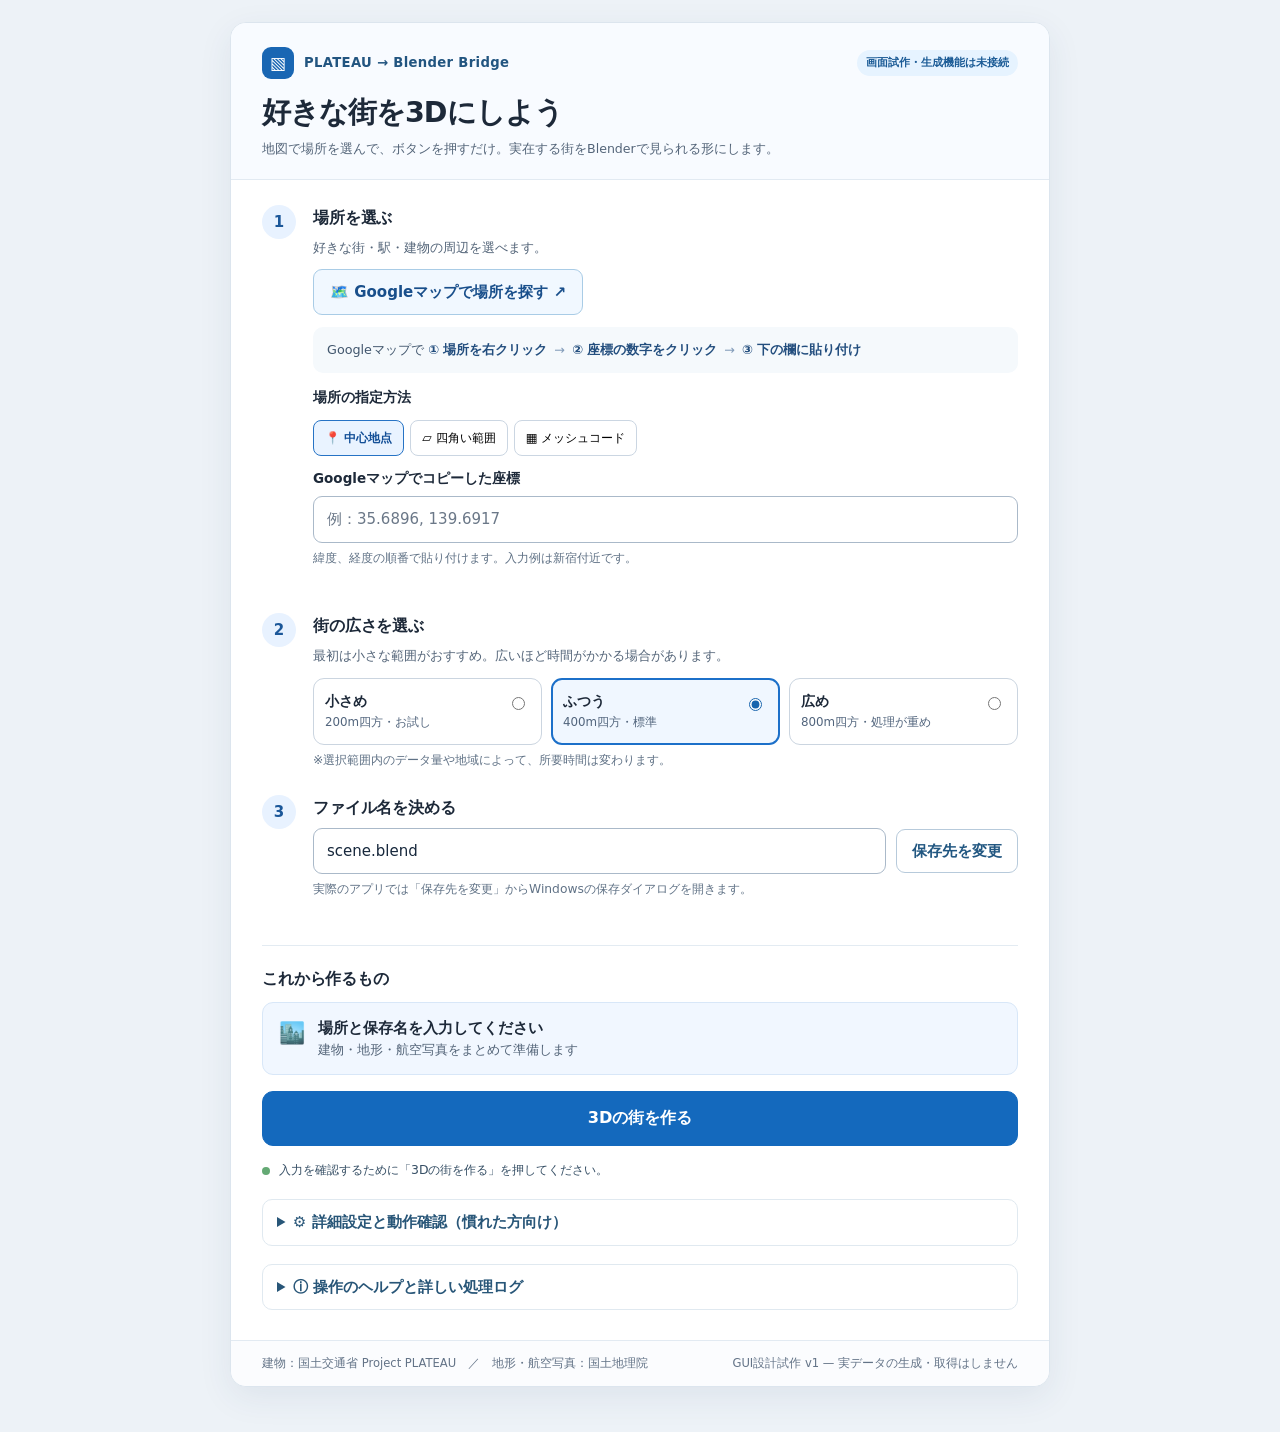
<file: docs/gui_ux_v1_source/PLATEAU_Bridge_操作画面プロトタイプ.html>
<!doctype html>
<html lang="ja">
<head>
  <meta charset="UTF-8">
  <meta name="viewport" content="width=device-width, initial-scale=1">
  <title>PLATEAU Bridge — 初心者向けGUI試作</title>
  <style>
    :root{font-family:"Yu Gothic UI","Meiryo",system-ui,sans-serif;color:#1d2939;background:#edf2f7;font-size:15px;line-height:1.65}
    *{box-sizing:border-box}body{margin:0;padding:22px 14px 45px}
    button,input,select{font:inherit}button{cursor:pointer}button:disabled{cursor:not-allowed;opacity:.52}
    a{color:#135cba}a:focus-visible,button:focus-visible,input:focus-visible,select:focus-visible,summary:focus-visible{outline:3px solid #68a5ff;outline-offset:3px}
    .app{width:min(820px,100%);margin:auto;background:white;border:1px solid #dce5ee;border-radius:16px;box-shadow:0 10px 34px #29456414;overflow:hidden}
    header{background:#f8fbff;border-bottom:1px solid #e2eaf2;padding:24px 31px 19px}
    .brand{display:flex;align-items:center;gap:10px;font-weight:750;font-size:.88rem;color:#225580;letter-spacing:.025em}
    .brand-icon{display:inline-grid;place-items:center;color:#fff;background:#1966b3;height:32px;width:32px;border-radius:9px;font-size:17px}
    h1{font-size:clamp(1.47rem,3.5vw,1.9rem);line-height:1.35;margin:15px 0 7px;letter-spacing:-.035em}
    h2{font-size:1.08rem;margin:0 0 6px;letter-spacing:-.01em}
    p{margin:0}small,.sub{font-size:.84rem;color:#546579}.tag{font-size:.72rem;background:#e6f3ff;color:#1b5b96;padding:4px 9px;border-radius:30px;font-weight:700}
    .topline{display:flex;align-items:center;justify-content:space-between;gap:10px;flex-wrap:wrap}
    .shell{padding:25px 31px 30px}.step{display:grid;grid-template-columns:38px 1fr;gap:13px;margin:0 0 25px}
    .number{display:grid;place-items:center;height:34px;width:34px;color:#1b5799;background:#e8f2ff;border-radius:50%;font-weight:800}
    .body{min-width:0}.field-label{display:block;font-weight:650;margin:11px 0 7px;font-size:.9rem}
    .field{width:100%;border:1px solid #aab9c9;border-radius:9px;background:#fff;min-height:46px;padding:10px 13px;color:#17283c}
    .field::placeholder{color:#6b7888}.field.invalid{border-color:#c62936;background:#fff9f9}
    .hint{font-size:.82rem;color:#607286;margin-top:5px}.error{font-size:.85rem;color:#b22034;min-height:1.2em;margin-top:5px}
    .action-secondary{border:1px solid #b7cadb;color:#225781;background:#fff;border-radius:9px;min-height:44px;padding:9px 15px;font-weight:670}
    .action-secondary:hover{background:#eef6ff}.maplink{display:inline-flex;align-items:center;gap:8px;text-decoration:none;font-weight:700;color:#194f8b;border:1px solid #a9cce6;background:#f1f8ff;padding:10px 16px;border-radius:9px;margin-top:10px}
    .maplink:hover{background:#e5f2ff}.guide{background:#f5f9fc;border-radius:10px;margin:12px 0 13px;padding:12px 14px;font-size:.85rem;color:#41566d}
    .guide strong{color:#234e7e}.guide .arrow{color:#829cb9;padding:0 7px}
    .methodbar{display:flex;flex-wrap:wrap;gap:6px;margin-top:12px}.method{border:1px solid #cbd6e2;padding:6px 11px;background:white;border-radius:8px;font-size:.82rem;min-height:36px}
    .method[aria-pressed="true"]{background:#e9f3ff;border-color:#2673c5;color:#134f97;font-weight:700}
    .inline-grid{display:grid;grid-template-columns:1fr 1fr;gap:9px}.area-options{display:grid;grid-template-columns:repeat(3,1fr);gap:9px;margin-top:11px}
    .area-choice{border:1px solid #cbd5e0;border-radius:11px;position:relative;padding:11px;cursor:pointer;min-width:0}
    .area-choice:has(input:checked){border:2px solid #1c70c9;background:#f0f7ff;padding:10px}
    .area-choice input{position:absolute;top:15px;right:13px;accent-color:#1865ae}
    .area-choice b{display:block;font-size:.94rem}.area-choice span{display:block;color:#52657d;font-size:.79rem;padding-right:11px}
    .save-row{display:flex;gap:10px;align-items:center}.save-row input{flex:1;min-width:0}
    .summary{border-top:1px solid #e3ebf2;padding-top:20px;margin-top:8px}
    .summary-panel{display:flex;gap:13px;align-items:flex-start;background:#f1f7ff;border:1px solid #d8e7f8;border-radius:11px;padding:13px 16px;margin:9px 0 16px}
    .summary-icon{font-size:1.4rem}.summary strong{display:block}.summary .sub{display:block}
    .primary{background:#1469bd;color:white;border:1px solid #1469bd;font-weight:780;border-radius:11px;padding:13px 18px;min-height:55px;font-size:1.08rem;width:100%}
    .primary:hover{background:#0e5297}.status{display:flex;align-items:center;gap:9px;margin-top:14px;color:#485d71;font-size:.87rem}
    .dot{background:#64a974;border-radius:50%;height:8px;width:8px;flex:none}.dot.warn{background:#c28b3a}
    details{border:1px solid #e0e9f0;border-radius:10px;padding:10px 14px;margin-top:18px;background:#fff}
    summary{cursor:pointer;font-weight:680;color:#285678}details[open]{background:#fafcff}details .inner{padding:13px 1px 2px}
    .advanced{margin:22px 0;padding:17px 18px;background:#f9fbfe;border:1px solid #dbe8f4;border-radius:12px}
    .advanced h2{margin-bottom:4px}.advanced-grid{display:grid;grid-template-columns:1fr 1fr;column-gap:14px;row-gap:4px}
    .advanced input,.advanced select{min-height:42px}.advanced .path-row{grid-column:1/-1}
    footer{border-top:1px solid #e2eaf2;background:#fbfcfe;color:#637387;padding:13px 31px;font-size:.77rem;display:flex;gap:10px;align-items:center;justify-content:space-between;flex-wrap:wrap}
    .notice{color:#845719;background:#fff3db;padding:8px 10px;border-radius:8px;font-size:.78rem;margin-top:12px}
    dialog{border:1px solid #d3e1f0;border-radius:14px;padding:0;width:min(510px,calc(100% - 28px));box-shadow:0 20px 70px #0c234b45;color:#1a293a}
    dialog::backdrop{background:#1f344870}.modal-inner{padding:24px}.modal-inner h2{margin-bottom:8px;font-size:1.3rem}
    .modal-actions{display:flex;justify-content:flex-end;gap:9px;margin-top:19px}.modal-actions button{min-height:42px}
    [hidden]{display:none!important}.status-msg{font-size:.83rem;color:#364f65;white-space:pre-line}
    @media(max-width:580px){body{padding:7px 7px 18px}.app{border-radius:12px}.shell,header{padding:18px 15px}.step{grid-template-columns:30px 1fr;gap:9px}.number{height:28px;width:28px}.area-options{grid-template-columns:1fr}.area-choice{min-height:56px}.inline-grid,.advanced-grid{grid-template-columns:1fr}.save-row{flex-wrap:wrap}footer{padding:12px 17px}}
    @media(prefers-reduced-motion:no-preference){.primary,.action-secondary,.maplink{transition:background-color .18s}}
  </style>
</head>
<body>
<div class="app">
  <header>
    <div class="topline"><div class="brand"><span class="brand-icon" aria-hidden="true">▧</span> PLATEAU → Blender Bridge</div><span class="tag">画面試作・生成機能は未接続</span></div>
    <h1>好きな街を3Dにしよう</h1>
    <p class="sub">地図で場所を選んで、ボタンを押すだけ。実在する街をBlenderで見られる形にします。</p>
  </header>
  <div class="shell">
    <section class="step" aria-labelledby="place-heading"><div class="number" aria-hidden="true">1</div><div class="body">
      <h2 id="place-heading">場所を選ぶ</h2>
      <p class="sub">好きな街・駅・建物の周辺を選べます。</p>
      <a class="maplink" href="https://www.google.com/maps" target="_blank" rel="noopener noreferrer">🗺️ Googleマップで場所を探す ↗</a>
      <div class="guide">Googleマップで <strong>① 場所を右クリック</strong><span class="arrow">→</span><strong>② 座標の数字をクリック</strong><span class="arrow">→</span><strong>③ 下の欄に貼り付け</strong></div>
      <div class="field-label">場所の指定方法</div>
      <div class="methodbar" role="group" aria-label="場所の指定方法">
        <button type="button" class="method" data-method="center" aria-pressed="true">📍 中心地点</button>
        <button type="button" class="method" data-method="rect" aria-pressed="false">▱ 四角い範囲</button>
        <button type="button" class="method" data-method="mesh" aria-pressed="false">▦ メッシュコード</button>
      </div>
      <div id="method-center">
        <label class="field-label" for="coords">Googleマップでコピーした座標</label>
        <input class="field" id="coords" type="text" inputmode="text" autocomplete="off" placeholder="例：35.6896, 139.6917" aria-describedby="coordhelp coorderror">
        <div class="hint" id="coordhelp">緯度、経度の順番で貼り付けます。入力例は新宿付近です。</div>
        <div class="error" id="coorderror" role="status" aria-live="polite"></div>
      </div>
      <div id="method-rect" hidden>
        <div class="inline-grid">
          <div><label class="field-label" for="west">西端の経度</label><input class="field" id="west" placeholder="139.700"></div>
          <div><label class="field-label" for="east">東端の経度</label><input class="field" id="east" placeholder="139.710"></div>
          <div><label class="field-label" for="south">南端の緯度</label><input class="field" id="south" placeholder="35.690"></div>
          <div><label class="field-label" for="north">北端の緯度</label><input class="field" id="north" placeholder="35.700"></div>
        </div>
        <div class="hint">西・東は経度、南・北は緯度。Googleマップで範囲の角を調べて入力できます。</div>
        <div class="error" id="recterror" role="status" aria-live="polite"></div>
      </div>
      <div id="method-mesh" hidden>
        <label class="field-label" for="mesh">PLATEAUのメッシュコード</label>
        <input class="field" id="mesh" placeholder="例：533945..." autocomplete="off">
        <div class="hint">メッシュコードが分かっている方向け。対応形式の詳細は公式データで確認します。</div>
        <div class="error" id="mesherror" role="status" aria-live="polite"></div>
      </div>
    </div></section>
    <section class="step" id="size-step" aria-labelledby="size-heading"><div class="number" aria-hidden="true">2</div><div class="body">
      <h2 id="size-heading">街の広さを選ぶ</h2><p class="sub">最初は小さな範囲がおすすめ。広いほど時間がかかる場合があります。</p>
      <div class="area-options" role="group" aria-label="生成する街の広さ">
        <label class="area-choice"><input type="radio" name="size" value="200"><b>小さめ</b><span>200m四方・お試し</span></label>
        <label class="area-choice"><input type="radio" name="size" value="400" checked><b>ふつう</b><span>400m四方・標準</span></label>
        <label class="area-choice"><input type="radio" name="size" value="800"><b>広め</b><span>800m四方・処理が重め</span></label>
      </div>
      <div class="hint">※選択範囲内のデータ量や地域によって、所要時間は変わります。</div>
    </div></section>
    <section class="step" aria-labelledby="save-heading"><div class="number" aria-hidden="true">3</div><div class="body">
      <h2 id="save-heading">ファイル名を決める</h2>
      <div class="save-row"><input class="field" id="output" value="scene.blend" aria-label="保存するファイル名"><button class="action-secondary" id="savebtn" type="button">保存先を変更</button></div>
      <div class="hint" id="savehint">実際のアプリでは「保存先を変更」からWindowsの保存ダイアログを開きます。</div>
      <div class="error" id="saveerror" role="status" aria-live="polite"></div>
    </div></section>
    <section class="summary" aria-labelledby="summary-heading">
      <h2 id="summary-heading">これから作るもの</h2>
      <div class="summary-panel"><div class="summary-icon" aria-hidden="true">🏙️</div><div><strong id="summary-title">場所の座標を入力してください</strong><span class="sub" id="summary-detail">建物・地形・航空写真をまとめて準備します</span></div></div>
      <button type="button" id="generate" class="primary">3Dの街を作る</button>
      <div class="status"><span class="dot" aria-hidden="true"></span><span id="status" class="status-msg">画面試作のため、生成ボタンは「内容の確認」まで動きます。</span></div>
    </section>
    <details id="advanced"><summary>⚙️ 詳細設定と動作確認（慣れた方向け）</summary><div class="inner">
      <p class="sub">現在のWindows版で使われている設定項目の配置例です。値は現行の実機検証記録に合わせた仮の表示です。</p>
      <div class="advanced-grid">
        <div><label class="field-label" for="epsg">座標系（EPSG）</label><input id="epsg" class="field" value="AUTO"></div>
        <div><label class="field-label" for="lod">建物データ</label><select id="lod" class="field"><option value="textured_max_lod">テクスチャ優先・最大LOD</option><option>max_lod</option><option>min_lod</option></select></div>
        <div><label class="field-label" for="zoom">航空写真ズーム</label><select class="field" id="zoom"><option>14</option><option>15</option><option>16</option><option>17</option><option selected>18</option></select></div>
        <div><label class="field-label" for="terrain">地形サンプル密度</label><select class="field" id="terrain"><option>40</option><option>60</option><option selected>100</option><option>160</option><option>256</option></select></div>
        <div><label class="field-label" for="axis">OBJ座標軸</label><select class="field" id="axis"><option selected>auto</option><option>xyz</option><option>yxz</option></select></div>
        <div><label class="field-label" for="clip">矩形範囲への切り出し</label><select class="field" id="clip"><option selected>有効（現行既定）</option><option>無効</option></select></div>
        <div class="path-row"><label class="field-label" for="blenderpath">Blender実行ファイル</label><input id="blenderpath" class="field" placeholder="自動検出されたパスをここに表示"></div>
        <div class="path-row"><label class="field-label" for="nusamaipath">nusamai実行ファイル</label><input id="nusamaipath" class="field" placeholder="同梱版を自動検出"></div>
      </div>
      <p class="notice">本試作では、再スキャン・環境診断・自己診断・手動OBJモードは実行できません。実装時にこの領域へ移します。</p>
    </div></details>
    <details><summary>ⓘ 操作のヘルプと詳しい処理ログ</summary><div class="inner"><p class="sub">実装時は、操作中に起きたことを初心者向けの日本語で表示します。詳しいログ、コピー、問題報告用ファイルの保存はここにまとめます。</p><p class="hint">例：データの検索 → 建物の変換 → 地形・写真の取得 → Blender保存・検証</p></div></details>
  </div>
  <footer><span>建物：国土交通省 Project PLATEAU　／　地形・航空写真：国土地理院</span><span>GUI設計試作 v1 — 実データの生成・取得はしません</span></footer>
</div>
<dialog id="dialog" aria-labelledby="dialog-title"><div class="modal-inner"><h2 id="dialog-title">作成内容の確認</h2><p id="modal-message"></p><p class="notice">これは画面の試作です。実際の都市データ取得やBlenderファイルの生成は開始しません。</p><div class="modal-actions"><button type="button" class="action-secondary" id="close-dialog">閉じる</button></div></div></dialog>
<script>
/* PURE_START */
function parseCoordinates(input){
  const normalized=String(input).trim().replace(/[，、]/g,',').replace(/\s*,\s*/g,',');
  const parts=normalized.split(',');
  if(parts.length!==2)throw new Error('「緯度, 経度」の2つの数字を貼り付けてください。');
  const numberPattern=/^[+-]?(?:\d+(?:\.\d*)?|\.\d+)$/;
  if(!parts.every(x=>numberPattern.test(x)))throw new Error('座標は数字で入力してください。例：35.6896, 139.6917');
  const [lat,lon]=parts.map(Number);
  if(lat< -90||lat>90)throw new Error('緯度は -90〜90 の範囲で入力してください。');
  if(lon< -180||lon>180)throw new Error('経度は -180〜180 の範囲で入力してください。');
  return {lat,lon};
}
function parseRectangle(values){
  const keys=['west','east','south','north'];
  const x={};const pat=/^[+-]?(?:\d+(?:\.\d*)?|\.\d+)$/;
  for(const key of keys){const s=String(values[key]??'').trim();if(!pat.test(s))throw new Error('西・東・南・北の4つの欄を数字で入力してください。');x[key]=Number(s);}
  if(x.west< -180||x.west>180||x.east< -180||x.east>180||x.south< -90||x.south>90||x.north< -90||x.north>90||x.west>=x.east||x.south>=x.north)throw new Error('西端は東端より小さく、南端は北端より小さくしてください。');
  return x;
}
function normalizedName(value){
  const name=String(value).trim();
  if(!name)throw new Error('保存するファイル名を入力してください。');
  if(!/\.blend$/i.test(name))throw new Error('ファイル名は .blend で終わる名前にしてください。');
  if(/[\\/<>:"|?*]/.test(name))throw new Error('ファイル名に使えない記号が含まれています。');
  return name;
}
/* PURE_END */
const $$=id=>document.getElementById(id);
let method='center';
const methods=['center','rect','mesh'];
function setMethod(next){
  method=next;
  for(const x of methods){$$('method-'+x).hidden=x!==next;document.querySelector(`[data-method="${x}"]`).setAttribute('aria-pressed',String(x===next));}
  $$('size-step').hidden=next!=='center';
  update();
}
function getPlan(){
  const filename=normalizedName($$('output').value);
  if(method==='center'){
    const {lat,lon}=parseCoordinates($$('coords').value);
    const size=Number(document.querySelector('input[name="size"]:checked').value);
    return {title:`緯度 ${lat}、経度 ${lon} の周辺`,description:`${size}m四方の街を作成（建物・地形・航空写真）`,condition:`center:${lat},${lon},${size}`,filename};
  }
  if(method==='rect'){
    const x=parseRectangle(Object.fromEntries(['west','east','south','north'].map(k=>[k,$$(k).value])));
    return {title:'指定した四角い範囲',description:'指定矩形の建物・地形・航空写真を作成',condition:`r:${x.west},${x.south},${x.east},${x.north}`,filename};
  }
  const mesh=$$('mesh').value.trim();
  if(!/^\d{4,10}$/.test(mesh))throw new Error('メッシュコードは4〜10桁の数字で入力してください。');
  return {title:`メッシュ ${mesh}`,description:'指定したメッシュの都市モデルを作成（範囲は元データに依存）',condition:`m:${mesh}`,filename};
}
function update(){
  for(const x of ['coorderror','recterror','mesherror','saveerror'])$$(x).textContent='';
  for(const x of ['coords','west','east','south','north','mesh','output'])$$(x).classList.remove('invalid');
  try{
    const plan=getPlan();$$('summary-title').textContent=plan.title;
    $$('summary-detail').textContent=plan.description+`　/　保存：${plan.filename}`;
    $$('generate').disabled=false;$$('status').textContent='作成前の確認ができます。';
  }catch(e){
    $$('summary-title').textContent='場所と保存名を入力してください';$$('summary-detail').textContent='建物・地形・航空写真をまとめて準備します';
    $$('generate').disabled=false;$$('status').textContent='入力を確認するために「3Dの街を作る」を押してください。';
  }
}
function showErrors(){
  for(const x of ['coorderror','recterror','mesherror','saveerror'])$$(x).textContent='';
  for(const x of ['coords','west','east','south','north','mesh','output'])$$(x).classList.remove('invalid');
  try{return getPlan();}catch(e){
    let errorId=method==='center'?'coorderror':method==='rect'?'recterror':'mesherror';
    if(e.message.includes('ファイル名')||e.message.includes('.blend'))errorId='saveerror';
    $$(errorId).textContent=e.message;
    const focusId=errorId==='saveerror'?'output':method==='center'?'coords':method==='rect'?'west':'mesh';
    $$(focusId).classList.add('invalid');$$(focusId).focus();return null;
  }
}
for(const btn of document.querySelectorAll('[data-method]'))btn.addEventListener('click',()=>setMethod(btn.dataset.method));
for(const el of document.querySelectorAll('input,select'))el.addEventListener('input',update);
$$('savebtn').addEventListener('click',()=>alert('画面試作のため保存ダイアログは使えません。完成版ではWindowsのファイル保存ダイアログを開きます。'));
$$('generate').addEventListener('click',()=>{
  const p=showErrors();if(!p)return;
  $$('modal-message').textContent=`${p.title}\n${p.description}\n保存ファイル：${p.filename}\n内部条件：${p.condition}`;
  $$('modal-message').style.whiteSpace='pre-line';$$('dialog').showModal();
});
$$('close-dialog').addEventListener('click',()=>$$('dialog').close());
update();
</script>
</body></html>
</file>
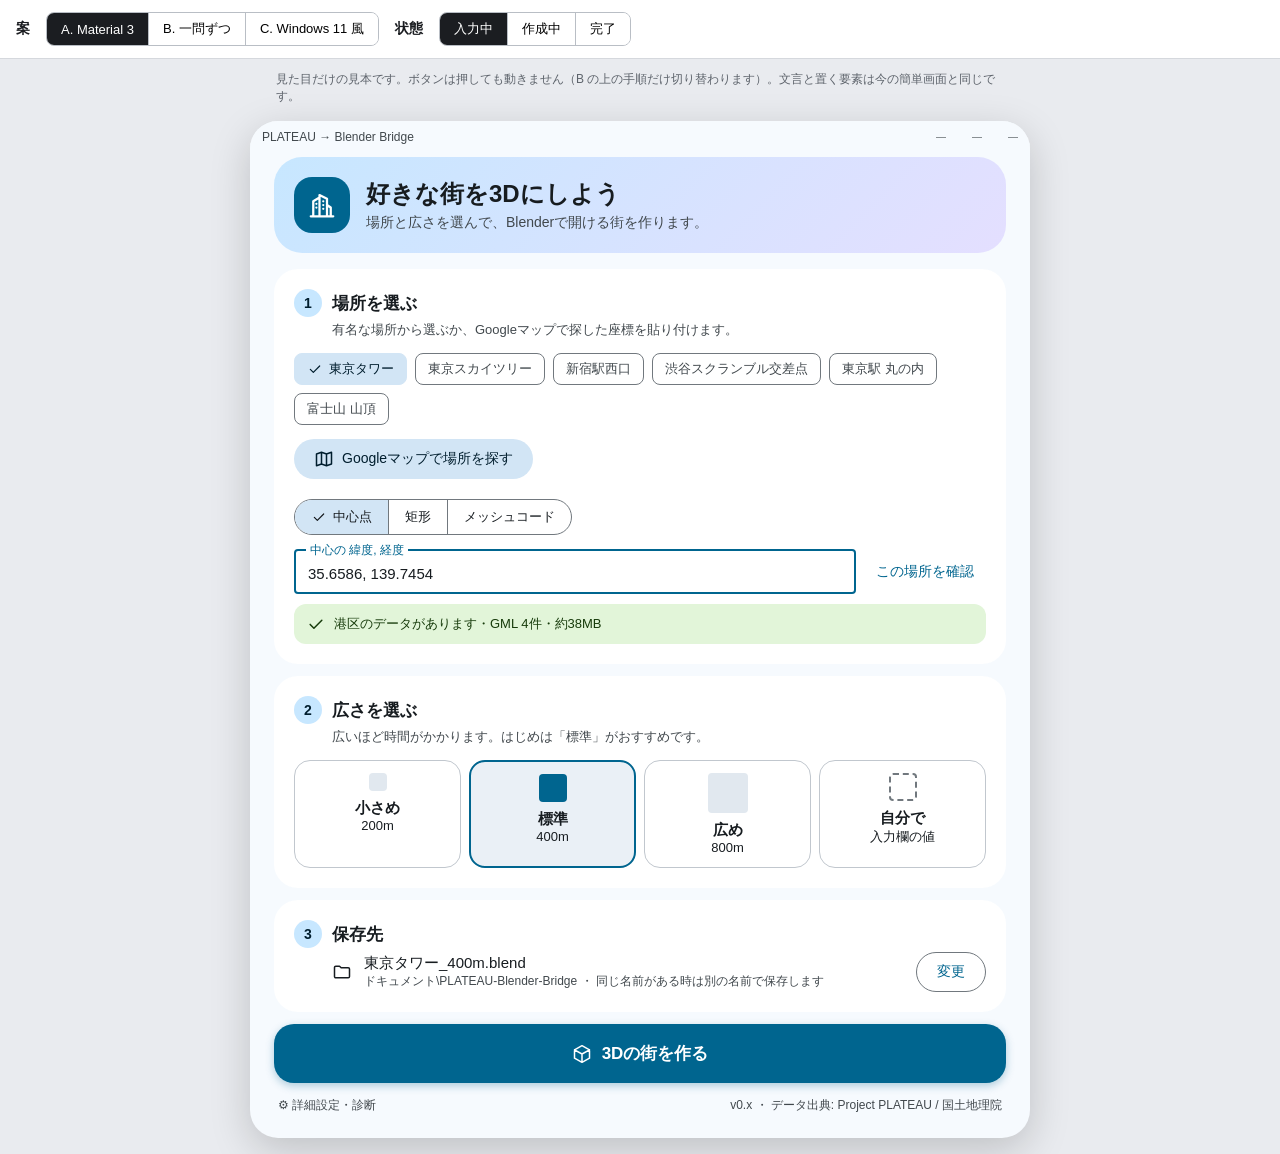
<file: docs/gui_v2_directions/directions.html>
<!doctype html>
<html lang="ja">
<head>
<meta charset="utf-8">
<meta name="viewport" content="width=device-width, initial-scale=1">
<title>GUI見た目3案</title>
<style>
/* 比較ページ自体の枠。アプリの見た目は各 .mock の中だけ */
:root{--page:#E9EBEF;--ink:#1B1D21;--muted:#5D636B}
*{box-sizing:border-box}
body{margin:0;background:var(--page);color:var(--ink);font-family:"Yu Gothic UI","Segoe UI",sans-serif}
.picker{position:sticky;top:0;z-index:10;display:flex;flex-wrap:wrap;gap:16px;align-items:center;padding:12px 16px;background:#fff;border-bottom:1px solid #D5D8DD}
.picker b{font-size:14px}
.seg{display:flex;border:1px solid #B9BEC5;border-radius:8px;overflow:hidden}
.seg button{border:0;background:#fff;padding:7px 14px;font:inherit;font-size:13px;cursor:pointer}
.seg button+button{border-left:1px solid #B9BEC5}
.seg button[aria-pressed=true]{background:#1B1D21;color:#fff}
.note{font-size:12px;color:var(--muted);max-width:760px;margin:12px auto 0;padding:0 16px}
.stage{display:flex;justify-content:center;padding:16px}
.mock{display:none;width:100%;max-width:780px}
.mock.on{display:block}
.win{border-radius:10px;overflow:hidden;box-shadow:0 12px 40px rgba(0,0,0,.18);background:#fff}
.titlebar{height:32px;display:flex;align-items:center;padding:0 12px;font-size:12px;gap:8px}
.titlebar .sp{flex:1}
.titlebar i{width:10px;height:1px;background:currentColor;display:inline-block;margin-left:18px;opacity:.6}
svg.ic{width:20px;height:20px;flex:none;fill:none;stroke:currentColor;stroke-width:1.8;stroke-linecap:round;stroke-linejoin:round}
body[data-state=input] [data-show]:not([data-show~=input]),
body[data-state=run] [data-show]:not([data-show~=run]),
body[data-state=done] [data-show]:not([data-show~=done]){display:none!important}

/* ───── A. Material 3 ───── */
#A{--p:#00658F;--on-p:#fff;--pc:#C7E7FF;--on-pc:#001E2E;--sc:#4F616E;--scc:#D2E5F5;--surf:#F6FAFE;--sc1:#EAF0F6;--sc2:#E1E8EF;--on:#171C20;--var:#41484D;--ol:#71787E;--ok:#E2F5D9;--on-ok:#173B0B;
  font-family:"BIZ UDPGothic","Yu Gothic UI",sans-serif;color:var(--on)}
#A .win{background:var(--surf);border-radius:28px}
#A .titlebar{background:var(--surf);color:var(--var)}
#A .body{padding:4px 24px 24px}
#A .hero{display:flex;gap:16px;align-items:center;padding:20px;border-radius:28px;background:linear-gradient(135deg,var(--pc),#E4DFFF);margin-bottom:16px}
#A .hero .logo{width:56px;height:56px;border-radius:18px;background:var(--p);color:#fff;display:grid;place-items:center}
#A .hero .logo svg{width:30px;height:30px}
#A h1{font-size:24px;margin:0;font-weight:700}
#A .hero p{margin:4px 0 0;color:var(--var);font-size:14px}
#A .card{background:#fff;border-radius:24px;padding:20px;margin-bottom:12px}
#A .card h2{display:flex;align-items:center;gap:10px;font-size:17px;margin:0 0 4px}
#A .num{width:28px;height:28px;border-radius:50%;background:var(--pc);color:var(--on-pc);display:grid;place-items:center;font-size:14px}
#A .sub{color:var(--var);font-size:13px;margin:0 0 14px 38px}
#A .chips{display:flex;flex-wrap:wrap;gap:8px;margin-bottom:14px}
#A .chip{border:1px solid var(--ol);background:#fff;border-radius:8px;padding:6px 12px;font:inherit;font-size:13px;color:var(--var);display:flex;gap:6px;align-items:center}
#A .chip svg{width:16px;height:16px}
#A .chip.sel{background:var(--scc);border-color:var(--scc);color:var(--on-pc)}
#A .tonal{background:var(--scc);color:var(--on-pc);border:0;border-radius:20px;padding:10px 20px;font:inherit;font-size:14px;display:inline-flex;gap:8px;align-items:center}
#A .segm{display:inline-flex;border:1px solid var(--ol);border-radius:20px;overflow:hidden;margin:4px 0 14px}
#A .segm span{padding:8px 16px;font-size:13px;display:flex;gap:6px;align-items:center}
#A .segm span+span{border-left:1px solid var(--ol)}
#A .segm .sel{background:var(--scc)}
#A .field{position:relative;display:flex;gap:8px;align-items:center}
#A .field .box{flex:1;border:1px solid var(--ol);border-radius:4px;padding:14px 12px 10px;font-size:15px;position:relative}
#A .field .box label{position:absolute;top:-9px;left:10px;background:#fff;padding:0 4px;font-size:12px;color:var(--p)}
#A .field .box{border:2px solid var(--p)}
#A .text-btn{background:none;border:0;color:var(--p);font:inherit;font-size:14px;padding:10px 12px}
#A .found{margin-top:10px;display:flex;gap:8px;align-items:center;font-size:13px;color:var(--on-ok);background:var(--ok);border-radius:12px;padding:10px 12px}
#A .sizes{display:grid;grid-template-columns:repeat(4,1fr);gap:8px}
#A .size{border:1px solid #C1C7CE;border-radius:16px;padding:12px;text-align:center;font-size:13px}
#A .size .sq{margin:0 auto 8px;background:var(--sc2);border-radius:4px}
#A .size.sel{border:2px solid var(--p);background:var(--sc1)}
#A .size b{display:block;font-size:15px}
#A .save{display:flex;align-items:center;gap:12px}
#A .save .fn{flex:1;font-size:15px}
#A .save small{display:block;color:var(--var);font-size:12px}
#A .fab{width:100%;border:0;border-radius:20px;background:var(--p);color:var(--on-p);font:inherit;font-size:17px;font-weight:700;padding:18px;display:flex;justify-content:center;gap:10px;align-items:center;box-shadow:0 3px 8px rgba(0,101,143,.3);margin-top:4px}
#A .prog{background:#fff;border-radius:24px;padding:20px}
#A .bar{height:6px;border-radius:3px;background:var(--sc2);overflow:hidden;margin:14px 0}
#A .bar i{display:block;height:100%;width:58%;background:var(--p);border-radius:3px}
#A .steps4{display:grid;grid-template-columns:repeat(4,1fr);gap:6px;font-size:12px;color:var(--var)}
#A .steps4 span{display:flex;gap:6px;align-items:center}
#A .steps4 .d{width:18px;height:18px;border-radius:50%;border:2px solid #C1C7CE;flex:none;display:grid;place-items:center}
#A .steps4 .fin .d{background:var(--p);border-color:var(--p);color:#fff}
#A .steps4 .cur{color:var(--on);font-weight:700}
#A .steps4 .cur .d{border-color:var(--p)}
#A .row-end{display:flex;justify-content:space-between;align-items:center}
#A .outlined{border:1px solid var(--ol);background:none;border-radius:20px;padding:10px 20px;font:inherit;font-size:14px;color:var(--p)}
#A .done{background:var(--ok);color:var(--on-ok);border-radius:28px;padding:28px;text-align:center}
#A .done .big{width:64px;height:64px;border-radius:50%;background:#3B6A26;color:#fff;display:grid;place-items:center;margin:0 auto 12px}
#A .done .big svg{width:34px;height:34px;stroke-width:2.6}
#A .done h2{margin:0 0 6px;font-size:22px}
#A .done .fab{background:#3B6A26;box-shadow:none;margin-top:18px}
#A .foot{display:flex;justify-content:space-between;font-size:12px;color:var(--var);padding:14px 4px 0}

/* ───── B. 一問ずつのウィザード ───── */
#B{--p:#D9532B;--p2:#FFDBCF;--ink:#2B1A14;--soft:#FFF8F5;--line:#F0D9D0;--muted:#77574C;--ok:#2E7D4F;
  font-family:"BIZ UDPGothic","Yu Gothic UI",sans-serif;color:var(--ink)}
#B .win{background:var(--soft);border-radius:16px}
#B .titlebar{color:var(--muted)}
#B .body{padding:8px 36px 28px;min-height:560px;display:flex;flex-direction:column}
#B .stepper{display:flex;align-items:center;gap:8px;margin:8px 0 28px}
#B .stepper button{all:unset;cursor:pointer;display:flex;gap:8px;align-items:center;font-size:14px;color:var(--muted)}
#B .stepper .n{width:30px;height:30px;border-radius:50%;border:2px solid var(--line);display:grid;place-items:center;font-weight:700;background:#fff}
#B .stepper .line{flex:1;height:2px;background:var(--line)}
#B .stepper .on{color:var(--ink);font-weight:700}
#B .stepper .on .n{background:var(--p);border-color:var(--p);color:#fff}
#B .stepper .past .n{background:var(--p2);border-color:var(--p2);color:var(--p)}
#B .wz[hidden]{display:none!important}
#B .q{font-size:28px;font-weight:700;margin:0 0 6px}
#B .qs{color:var(--muted);margin:0 0 22px;font-size:15px}
#B .grid{display:grid;grid-template-columns:repeat(3,1fr);gap:12px}
#B .pick{background:#fff;border:2px solid var(--line);border-radius:18px;padding:16px;font-size:15px;display:flex;flex-direction:column;gap:6px;min-height:96px}
#B .pick small{color:var(--muted);font-size:12px}
#B .pick svg{color:var(--p);width:26px;height:26px}
#B .pick.sel{border-color:var(--p);background:#FFF1EC;box-shadow:0 0 0 4px rgba(217,83,43,.12)}
#B .pick.wide{grid-column:span 3;flex-direction:row;align-items:center;min-height:0;gap:14px}
#B .pick.wide div{flex:1}
#B .or{display:flex;align-items:center;gap:12px;color:var(--muted);font-size:13px;margin:16px 0}
#B .or::before,#B .or::after{content:"";flex:1;height:1px;background:var(--line)}
#B .sizes{display:grid;grid-template-columns:repeat(3,1fr);gap:14px}
#B .sizes .pick{align-items:center;text-align:center;padding:22px 12px}
#B .sizes .sq{background:repeating-linear-gradient(45deg,#F6C7B6 0 6px,#FBE3DA 6px 12px);border-radius:6px;margin-bottom:8px}
#B .sizes b{font-size:20px}
#B .file{background:#fff;border:2px solid var(--line);border-radius:18px;padding:22px;display:flex;gap:16px;align-items:center}
#B .file svg{width:36px;height:36px;color:var(--p)}
#B .file div{flex:1;font-size:18px}
#B .file small{display:block;font-size:13px;color:var(--muted);margin-top:4px}
#B .spacer{flex:1}
#B .nav{display:flex;justify-content:space-between;align-items:center;margin-top:28px}
#B .back{all:unset;cursor:pointer;color:var(--muted);font-size:15px;padding:14px 8px}
#B .next{border:0;border-radius:999px;background:var(--p);color:#fff;font:inherit;font-size:18px;font-weight:700;padding:16px 40px;display:flex;gap:10px;align-items:center;box-shadow:0 6px 16px rgba(217,83,43,.3)}
#B .more{font-size:13px;color:var(--muted);text-decoration:underline;text-underline-offset:3px}
#B .run{text-align:center;padding-top:20px}
#B .ring{width:180px;height:180px;margin:0 auto 22px;position:relative}
#B .ring svg{width:180px;height:180px;transform:rotate(-90deg)}
#B .ring span{position:absolute;inset:0;display:grid;place-items:center;font-size:36px;font-weight:700}
#B .run .stage-txt{font-size:22px;font-weight:700;margin:0 0 6px}
#B .run p{color:var(--muted);margin:0}
#B .cancel{all:unset;cursor:pointer;margin-top:26px;display:inline-block;border:2px solid var(--line);border-radius:999px;padding:10px 26px;color:var(--muted)}
#B .party{text-align:center;padding-top:12px}
#B .party .q{font-size:32px}
#B .party .cube{width:120px;height:120px;margin:0 auto 18px;border-radius:32px;background:linear-gradient(140deg,#FFB59C,#D9532B);display:grid;place-items:center;color:#fff;transform:rotate(-6deg)}
#B .party .cube svg{width:64px;height:64px}
#B .party .next{margin:22px auto 0}
#B .party .where{margin-top:14px;font-size:13px;color:var(--muted)}

/* ───── C. Windows 11 風 ───── */
#C{--acc:#0067C0;--acc-h:#1975C5;--ink:#1A1A1A;--sub:#5F5F5F;--card:#FBFBFB;--stroke:#E5E5E5;--ok:#0F7B0F;
  font-family:"Segoe UI Variable Text","Segoe UI","Yu Gothic UI",sans-serif;color:var(--ink)}
#C .win{background:linear-gradient(120deg,#EFF4F9 0%,#F3F1F7 50%,#F2F5F3 100%);border-radius:8px;border:1px solid #CFCFCF}
#C .titlebar{height:40px}
#C .titlebar .appic{width:16px;height:16px;border-radius:3px;background:var(--acc)}
#C .layout{display:grid;grid-template-columns:200px 1fr;min-height:560px}
#C nav{padding:4px 6px}
#C nav a{display:flex;gap:12px;align-items:center;padding:9px 12px;border-radius:4px;font-size:14px;color:var(--ink);text-decoration:none;position:relative}
#C nav a.sel{background:rgba(0,0,0,.055)}
#C nav a.sel::before{content:"";position:absolute;left:0;top:10px;bottom:10px;width:3px;border-radius:2px;background:var(--acc)}
#C nav a svg{width:16px;height:16px}
#C nav hr{border:0;border-top:1px solid var(--stroke);margin:8px 6px}
#C nav .tag{margin-left:auto;font-size:11px;color:var(--sub)}
#C main{background:rgba(255,255,255,.55);border-top-left-radius:8px;border-left:1px solid var(--stroke);border-top:1px solid var(--stroke);padding:24px 28px}
#C h1{font-family:"Segoe UI Variable Display","Segoe UI","Yu Gothic UI",sans-serif;font-size:28px;font-weight:600;margin:0 0 4px}
#C .lead{color:var(--sub);font-size:14px;margin:0 0 20px}
#C .grp{font-size:14px;font-weight:600;margin:18px 0 8px}
#C .rowc{background:var(--card);border:1px solid var(--stroke);border-radius:6px;padding:14px 16px;display:flex;gap:16px;align-items:center;margin-bottom:3px}
#C .rowc>svg{width:22px;height:22px;color:var(--sub)}
#C .rowc .t{flex:1;font-size:14px}
#C .rowc .t small{display:block;color:var(--sub);font-size:12px;margin-top:2px}
#C .btn{border:1px solid #D1D1D1;border-bottom-color:#BDBDBD;background:#FDFDFD;border-radius:4px;padding:6px 14px;font:inherit;font-size:14px;color:var(--ink)}
#C .btn.acc{background:var(--acc);border-color:var(--acc-h);color:#fff}
#C .combo{border:1px solid #D1D1D1;border-bottom:1px solid #8A8A8A;background:#FDFDFD;border-radius:4px;padding:6px 10px;font-size:14px;min-width:200px;display:flex;justify-content:space-between}
#C .input{border:1px solid #D1D1D1;border-bottom:2px solid var(--acc);background:#fff;border-radius:4px;padding:6px 10px;font-size:14px;min-width:240px}
#C .radios{display:flex;gap:18px;font-size:14px}
#C .radios span{display:flex;gap:8px;align-items:center}
#C .rd{width:18px;height:18px;border-radius:50%;border:1px solid #8A8A8A;background:#fff}
#C .rd.sel{border:5px solid var(--acc)}
#C .info{display:flex;gap:10px;align-items:center;background:#DFF6DD;border:1px solid #C5E6C3;border-radius:6px;padding:10px 14px;font-size:13px;margin:-1px 0 3px}
#C .info svg{color:var(--ok);width:18px;height:18px}
#C .bar{position:sticky;bottom:0;display:flex;gap:10px;justify-content:flex-end;align-items:center;margin-top:22px}
#C .bar .hint{flex:1;font-size:12px;color:var(--sub)}
#C .bar .btn{padding:8px 22px}
#C .pbar{height:4px;background:#D9D9D9;border-radius:2px;overflow:hidden;margin:10px 0 4px}
#C .pbar i{display:block;height:100%;width:58%;background:var(--acc)}
#C .stagelist{list-style:none;padding:0;margin:0}
#C .stagelist li{display:flex;gap:12px;align-items:center;font-size:14px;padding:8px 0;color:var(--sub)}
#C .stagelist .d{width:18px;height:18px;border-radius:50%;border:1px solid #8A8A8A;display:grid;place-items:center}
#C .stagelist .fin{color:var(--ink)}
#C .stagelist .fin .d{background:var(--ok);border-color:var(--ok);color:#fff}
#C .stagelist .fin .d svg{width:12px;height:12px;stroke-width:3}
#C .stagelist .cur{color:var(--ink);font-weight:600}
#C .stagelist .cur .d{border:2px solid var(--acc);border-right-color:transparent}
#C .ok-banner{display:flex;gap:14px;align-items:center;background:#DFF6DD;border:1px solid #C5E6C3;border-radius:6px;padding:16px}
#C .ok-banner svg{width:28px;height:28px;color:var(--ok)}
#C .ok-banner b{font-size:16px}
#C .foot{font-size:11px;color:var(--sub);margin-top:22px}
</style>
</head>
<body data-state="input">
<svg width="0" height="0" style="position:absolute">
  <symbol id="i-pin" viewBox="0 0 24 24"><path d="M12 21s-7-6.2-7-11.5A7 7 0 0 1 19 9.5C19 14.8 12 21 12 21z"/><circle cx="12" cy="9.5" r="2.5"/></symbol>
  <symbol id="i-map" viewBox="0 0 24 24"><path d="M9 4 3 6v14l6-2 6 2 6-2V4l-6 2-6-2zM9 4v14M15 6v14"/></symbol>
  <symbol id="i-city" viewBox="0 0 24 24"><path d="M3 21h18M5 21V9l5-3v15M10 21V4l6 3v14M16 21v-9l3 2v7M7.5 11h0M7.5 14h0M13 9h0M13 12h0M13 15h0"/></symbol>
  <symbol id="i-cube" viewBox="0 0 24 24"><path d="M12 2 3 7v10l9 5 9-5V7l-9-5zM3 7l9 5 9-5M12 12v10"/></symbol>
  <symbol id="i-folder" viewBox="0 0 24 24"><path d="M3 6.5A1.5 1.5 0 0 1 4.5 5H9l2 2h8.5A1.5 1.5 0 0 1 21 8.5v9a1.5 1.5 0 0 1-1.5 1.5h-15A1.5 1.5 0 0 1 3 17.5z"/></symbol>
  <symbol id="i-check" viewBox="0 0 24 24"><path d="m5 12.5 4.5 4.5L19 7.5"/></symbol>
  <symbol id="i-gear" viewBox="0 0 24 24"><circle cx="12" cy="12" r="3"/><path d="M19.4 15a1.7 1.7 0 0 0 .3 1.8l.1.1a2 2 0 1 1-2.8 2.8l-.1-.1a1.7 1.7 0 0 0-1.8-.3 1.7 1.7 0 0 0-1 1.5V21a2 2 0 1 1-4 0v-.1a1.7 1.7 0 0 0-1.1-1.5 1.7 1.7 0 0 0-1.8.3l-.1.1a2 2 0 1 1-2.8-2.8l.1-.1a1.7 1.7 0 0 0 .3-1.8 1.7 1.7 0 0 0-1.5-1H3a2 2 0 1 1 0-4h.1a1.7 1.7 0 0 0 1.5-1.1 1.7 1.7 0 0 0-.3-1.8l-.1-.1a2 2 0 1 1 2.8-2.8l.1.1a1.7 1.7 0 0 0 1.8.3H9a1.7 1.7 0 0 0 1-1.5V3a2 2 0 1 1 4 0v.1a1.7 1.7 0 0 0 1 1.5 1.7 1.7 0 0 0 1.8-.3l.1-.1a2 2 0 1 1 2.8 2.8l-.1.1a1.7 1.7 0 0 0-.3 1.8V9a1.7 1.7 0 0 0 1.5 1H21a2 2 0 1 1 0 4h-.1a1.7 1.7 0 0 0-1.5 1z"/></symbol>
  <symbol id="i-log" viewBox="0 0 24 24"><path d="M6 3h9l4 4v14H6zM14 3v5h5M9 12h7M9 16h7"/></symbol>
  <symbol id="i-size" viewBox="0 0 24 24"><path d="M4 4h16v16H4zM4 9h16M9 4v16"/></symbol>
  <symbol id="i-arrow" viewBox="0 0 24 24"><path d="M5 12h14M13 6l6 6-6 6"/></symbol>
  <symbol id="i-blender" viewBox="0 0 24 24"><circle cx="14" cy="13" r="6"/><circle cx="14" cy="13" r="2"/><path d="M8 13H3M9.5 8.5 5 5"/></symbol>
</svg>

<div class="picker">
  <b>案</b>
  <div class="seg" id="pick-mock">
    <button data-v="A" aria-pressed="true">A. Material 3</button>
    <button data-v="B" aria-pressed="false">B. 一問ずつ</button>
    <button data-v="C" aria-pressed="false">C. Windows 11 風</button>
  </div>
  <b>状態</b>
  <div class="seg" id="pick-state">
    <button data-v="input" aria-pressed="true">入力中</button>
    <button data-v="run" aria-pressed="false">作成中</button>
    <button data-v="done" aria-pressed="false">完了</button>
  </div>
</div>
<p class="note">見た目だけの見本です。ボタンは押しても動きません（B の上の手順だけ切り替わります）。文言と置く要素は今の簡単画面と同じです。</p>

<div class="stage">

<!-- ───── A ───── -->
<section class="mock on" id="A">
 <div class="win">
  <div class="titlebar">PLATEAU → Blender Bridge<span class="sp"></span><i></i><i></i><i></i></div>
  <div class="body">
   <div class="hero">
    <div class="logo"><svg class="ic"><use href="#i-city"/></svg></div>
    <div><h1>好きな街を3Dにしよう</h1><p>場所と広さを選んで、Blenderで開ける街を作ります。</p></div>
   </div>

   <div data-show="input">
    <div class="card">
     <h2><span class="num">1</span>場所を選ぶ</h2>
     <p class="sub">有名な場所から選ぶか、Googleマップで探した座標を貼り付けます。</p>
     <div class="chips">
      <span class="chip sel"><svg class="ic"><use href="#i-check"/></svg>東京タワー</span>
      <span class="chip">東京スカイツリー</span><span class="chip">新宿駅西口</span>
      <span class="chip">渋谷スクランブル交差点</span><span class="chip">東京駅 丸の内</span><span class="chip">富士山 山頂</span>
     </div>
     <button class="tonal"><svg class="ic"><use href="#i-map"/></svg>Googleマップで場所を探す</button>
     <div style="margin-top:16px">
      <div class="segm"><span class="sel"><svg class="ic" style="width:16px;height:16px"><use href="#i-check"/></svg>中心点</span><span>矩形</span><span>メッシュコード</span></div>
     </div>
     <div class="field"><div class="box"><label>中心の 緯度, 経度</label>35.6586, 139.7454</div><button class="text-btn">この場所を確認</button></div>
     <div class="found"><svg class="ic"><use href="#i-check"/></svg>港区のデータがあります・GML 4件・約38MB</div>
    </div>
    <div class="card">
     <h2><span class="num">2</span>広さを選ぶ</h2>
     <p class="sub">広いほど時間がかかります。はじめは「標準」がおすすめです。</p>
     <div class="sizes">
      <div class="size"><div class="sq" style="width:18px;height:18px"></div><b>小さめ</b>200m</div>
      <div class="size sel"><div class="sq" style="width:28px;height:28px;background:var(--p)"></div><b>標準</b>400m</div>
      <div class="size"><div class="sq" style="width:40px;height:40px"></div><b>広め</b>800m</div>
      <div class="size"><div class="sq" style="width:28px;height:28px;border:2px dashed var(--ol);background:none"></div><b>自分で</b>入力欄の値</div>
     </div>
    </div>
    <div class="card">
     <h2><span class="num">3</span>保存先</h2>
     <div class="save" style="margin-left:38px">
      <svg class="ic"><use href="#i-folder"/></svg>
      <div class="fn">東京タワー_400m.blend<small>ドキュメント\PLATEAU-Blender-Bridge ・ 同じ名前がある時は別の名前で保存します</small></div>
      <button class="outlined">変更</button>
     </div>
    </div>
    <button class="fab"><svg class="ic"><use href="#i-cube"/></svg>3Dの街を作る</button>
   </div>

   <div data-show="run">
    <div class="prog">
     <div class="row-end"><h2 style="margin:0;font-size:18px">(3/4) 地形と写真を準備しています…</h2><button class="outlined">中止</button></div>
     <div class="bar"><i></i></div>
     <div class="steps4">
      <span class="fin"><span class="d"><svg class="ic" style="width:12px;height:12px;stroke-width:3"><use href="#i-check"/></svg></span>データを探す</span>
      <span class="fin"><span class="d"><svg class="ic" style="width:12px;height:12px;stroke-width:3"><use href="#i-check"/></svg></span>建物を準備</span>
      <span class="cur"><span class="d"></span>地形と写真</span>
      <span><span class="d"></span>Blenderで保存</span>
     </div>
    </div>
    <p style="color:var(--var);font-size:13px;margin:14px 4px">東京タワー・400m を作っています。数分かかることがあります。このまま待つか、中止できます。</p>
   </div>

   <div data-show="done">
    <div class="done">
     <div class="big"><svg class="ic"><use href="#i-check"/></svg></div>
     <h2>街ができました！</h2>
     <div>東京タワー_400m.blend を保存しました。</div>
     <button class="fab"><svg class="ic"><use href="#i-blender"/></svg>Blenderで街を開く</button>
    </div>
    <div style="display:flex;gap:8px;justify-content:center;margin-top:14px">
     <button class="outlined">保存したフォルダを開く</button><button class="outlined">別の街を作る</button>
    </div>
   </div>

   <div class="foot"><span>⚙ 詳細設定・診断</span><span>v0.x ・ データ出典: Project PLATEAU / 国土地理院</span></div>
  </div>
 </div>
</section>

<!-- ───── B ───── -->
<section class="mock" id="B">
 <div class="win">
  <div class="titlebar">PLATEAU → Blender Bridge<span class="sp"></span><i></i><i></i><i></i></div>
  <div class="body">
   <div class="stepper" data-show="input">
    <button data-step="1" class="on"><span class="n">1</span>場所</button><span class="line"></span>
    <button data-step="2"><span class="n">2</span>広さ</button><span class="line"></span>
    <button data-step="3"><span class="n">3</span>保存先</button>
   </div>

   <div data-show="input" class="wz" data-wz="1">
    <h1 class="q">どこの街を作りますか？</h1>
    <p class="qs">有名な場所なら、押すだけで決まります。</p>
    <div class="grid">
     <div class="pick sel"><svg class="ic"><use href="#i-pin"/></svg>東京タワー<small>港区</small></div>
     <div class="pick"><svg class="ic"><use href="#i-pin"/></svg>東京スカイツリー<small>墨田区</small></div>
     <div class="pick"><svg class="ic"><use href="#i-pin"/></svg>渋谷スクランブル交差点<small>渋谷区</small></div>
     <div class="pick"><svg class="ic"><use href="#i-pin"/></svg>新宿駅西口<small>新宿区</small></div>
     <div class="pick"><svg class="ic"><use href="#i-pin"/></svg>東京駅 丸の内<small>千代田区</small></div>
     <div class="pick"><svg class="ic"><use href="#i-pin"/></svg>富士山 山頂<small>静岡県・山梨県</small></div>
    </div>
    <div class="or">または</div>
    <div class="grid"><div class="pick wide"><svg class="ic"><use href="#i-map"/></svg><div>Googleマップで好きな場所を探す<br><small>地図を右クリック → 数字をクリックでコピー → ここに貼り付け</small></div><svg class="ic"><use href="#i-arrow"/></svg></div></div>
   </div>

   <div data-show="input" class="wz" data-wz="2" hidden>
    <h1 class="q">どのくらいの広さにしますか？</h1>
    <p class="qs">広いほど時間がかかります。迷ったら真ん中の「標準」で大丈夫です。</p>
    <div class="sizes">
     <div class="pick"><div class="sq" style="width:44px;height:44px"></div><b>小さめ</b><small>200m 四方・すぐできる</small></div>
     <div class="pick sel"><div class="sq" style="width:70px;height:70px"></div><b>標準</b><small>400m 四方・おすすめ</small></div>
     <div class="pick"><div class="sq" style="width:96px;height:96px"></div><b>広め</b><small>800m 四方・時間がかかる</small></div>
    </div>
   </div>

   <div data-show="input" class="wz" data-wz="3" hidden>
    <h1 class="q">ここに保存します</h1>
    <p class="qs">このままで大丈夫です。変えたい時だけ押してください。</p>
    <div class="file"><svg class="ic"><use href="#i-folder"/></svg><div>東京タワー_400m.blend<small>ドキュメント\PLATEAU-Blender-Bridge</small></div><button class="back" style="border:2px solid var(--line);border-radius:999px;padding:8px 20px">変更</button></div>
    <p class="qs" style="margin-top:14px;font-size:13px">同じ名前のファイルがある時は、上書きせず別の名前にして保存します。</p>
   </div>

   <div data-show="run" class="run">
    <div class="ring"><svg viewBox="0 0 36 36"><circle cx="18" cy="18" r="15.5" fill="none" stroke="#F0D9D0" stroke-width="3"/><circle cx="18" cy="18" r="15.5" fill="none" stroke="#D9532B" stroke-width="3" stroke-linecap="round" stroke-dasharray="58 100"/></svg><span>3/4</span></div>
    <p class="stage-txt">地形と写真を準備しています…</p>
    <p>東京タワー・400m を作っています。数分かかることがあります。</p>
    <button class="cancel">中止する</button>
   </div>

   <div data-show="done" class="party">
    <div class="cube"><svg class="ic"><use href="#i-cube"/></svg></div>
    <h1 class="q">街ができました！</h1>
    <p class="qs">東京タワー_400m.blend を保存しました。</p>
    <button class="next"><svg class="ic"><use href="#i-blender"/></svg>Blenderで街を開く</button>
    <div class="where"><span class="more">保存したフォルダを開く</span>　・　<span class="more">別の街を作る</span></div>
   </div>

   <div class="spacer"></div>
   <div class="nav" data-show="input">
    <button class="back">← 戻る</button>
    <span class="more">詳細設定</span>
    <button class="next" id="b-next">次へ<svg class="ic"><use href="#i-arrow"/></svg></button>
   </div>
  </div>
 </div>
</section>

<!-- ───── C ───── -->
<section class="mock" id="C">
 <div class="win">
  <div class="titlebar"><span class="appic"></span>PLATEAU → Blender Bridge<span class="sp"></span><i></i><i></i><i></i></div>
  <div class="layout">
   <nav>
    <a class="sel" href="#"><svg class="ic"><use href="#i-city"/></svg>街を作る</a>
    <a href="#"><svg class="ic"><use href="#i-folder"/></svg>作った街</a>
    <hr>
    <a href="#"><svg class="ic"><use href="#i-gear"/></svg>詳細設定</a>
    <a href="#"><svg class="ic"><use href="#i-log"/></svg>ログ<span class="tag">診断</span></a>
   </nav>
   <main>
    <h1>好きな街を3Dにしよう</h1>
    <p class="lead">場所と広さを選んで、Blenderで開ける街を作ります。</p>

    <div data-show="input">
     <div class="grp">① 場所</div>
     <div class="rowc"><svg class="ic"><use href="#i-pin"/></svg><div class="t">有名な場所から選ぶ<small>選ぶと下の座標が入ります</small></div><div class="combo">東京タワー<span>⌄</span></div></div>
     <div class="rowc"><svg class="ic"><use href="#i-map"/></svg><div class="t">Googleマップで探す<small>地図を右クリック → 数字をクリックでコピー → 下に貼り付け</small></div><button class="btn">マップを開く ↗</button></div>
     <div class="rowc"><svg class="ic"><use href="#i-size"/></svg><div class="t">指定のしかた</div><div class="radios"><span><i class="rd sel"></i>中心点</span><span><i class="rd"></i>矩形</span><span><i class="rd"></i>メッシュコード</span></div></div>
     <div class="rowc"><span style="width:22px"></span><div class="t">中心の 緯度, 経度</div><div class="input">35.6586, 139.7454</div><button class="btn">確認</button></div>
     <div class="info"><svg class="ic"><use href="#i-check"/></svg>港区のデータがあります・GML 4件・約38MB</div>

     <div class="grp">② 広さ</div>
     <div class="rowc"><svg class="ic"><use href="#i-size"/></svg><div class="t">一辺の長さ<small>広いほど時間がかかります</small></div><div class="radios"><span><i class="rd"></i>200m</span><span><i class="rd sel"></i>400m</span><span><i class="rd"></i>800m</span><span><i class="rd"></i>入力欄</span></div></div>

     <div class="grp">③ 保存先</div>
     <div class="rowc"><svg class="ic"><use href="#i-folder"/></svg><div class="t">東京タワー_400m.blend<small>ドキュメント\PLATEAU-Blender-Bridge ・ 同じ名前がある時は別の名前で保存</small></div><button class="btn">変更</button></div>

     <div class="bar"><span class="hint">準備ができました</span><button class="btn acc">3Dの街を作る</button></div>
    </div>

    <div data-show="run">
     <div class="grp">作成中 — 東京タワー・400m</div>
     <div class="rowc" style="display:block">
      <div style="display:flex;justify-content:space-between;align-items:center"><b style="font-size:14px">(3/4) 地形と写真を準備しています…</b><button class="btn">中止</button></div>
      <div class="pbar"><i></i></div>
      <ul class="stagelist">
       <li class="fin"><span class="d"><svg class="ic"><use href="#i-check"/></svg></span>データを探しています</li>
       <li class="fin"><span class="d"><svg class="ic"><use href="#i-check"/></svg></span>建物を準備しています</li>
       <li class="cur"><span class="d"></span>地形と写真を準備しています</li>
       <li><span class="d"></span>Blenderで保存・確認しています</li>
      </ul>
     </div>
    </div>

    <div data-show="done">
     <div class="ok-banner"><svg class="ic"><use href="#i-check"/></svg><div><b>街ができました</b><br><span style="font-size:13px">東京タワー_400m.blend を保存しました。</span></div></div>
     <div class="bar" style="justify-content:flex-start"><button class="btn acc">Blenderで街を開く</button><button class="btn">フォルダを開く</button><button class="btn">別の街を作る</button></div>
    </div>

    <p class="foot">v0.x ・ データ出典: Project PLATEAU / 国土地理院。公開時は利用条件をご確認ください。</p>
   </main>
  </div>
 </div>
</section>
</div>

<script>
function bindSeg(id,apply){
  const seg=document.getElementById(id);
  seg.addEventListener('click',e=>{
    const b=e.target.closest('button');if(!b)return;
    seg.querySelectorAll('button').forEach(x=>x.setAttribute('aria-pressed',x===b));
    apply(b.dataset.v);
  });
}
bindSeg('pick-mock',v=>document.querySelectorAll('.mock').forEach(m=>m.classList.toggle('on',m.id===v)));
bindSeg('pick-state',v=>document.body.dataset.state=v);

// B: 上の手順と「次へ」で質問を切り替える
let step=1;
function showStep(n){
  step=n;
  document.querySelectorAll('#B .wz').forEach(w=>w.hidden=Number(w.dataset.wz)!==n);
  document.querySelectorAll('#B .stepper button').forEach(b=>{
    const s=Number(b.dataset.step);b.classList.toggle('on',s===n);b.classList.toggle('past',s<n);
  });
  document.getElementById('b-next').firstChild.textContent=n===3?'3Dの街を作る':'次へ';
}
document.querySelectorAll('#B .stepper button').forEach(b=>b.addEventListener('click',()=>showStep(Number(b.dataset.step))));
document.getElementById('b-next').addEventListener('click',()=>step<3&&showStep(step+1));
document.querySelector('#B .back').addEventListener('click',()=>step>1&&showStep(step-1));
</script>
</body>
</html>
</file>
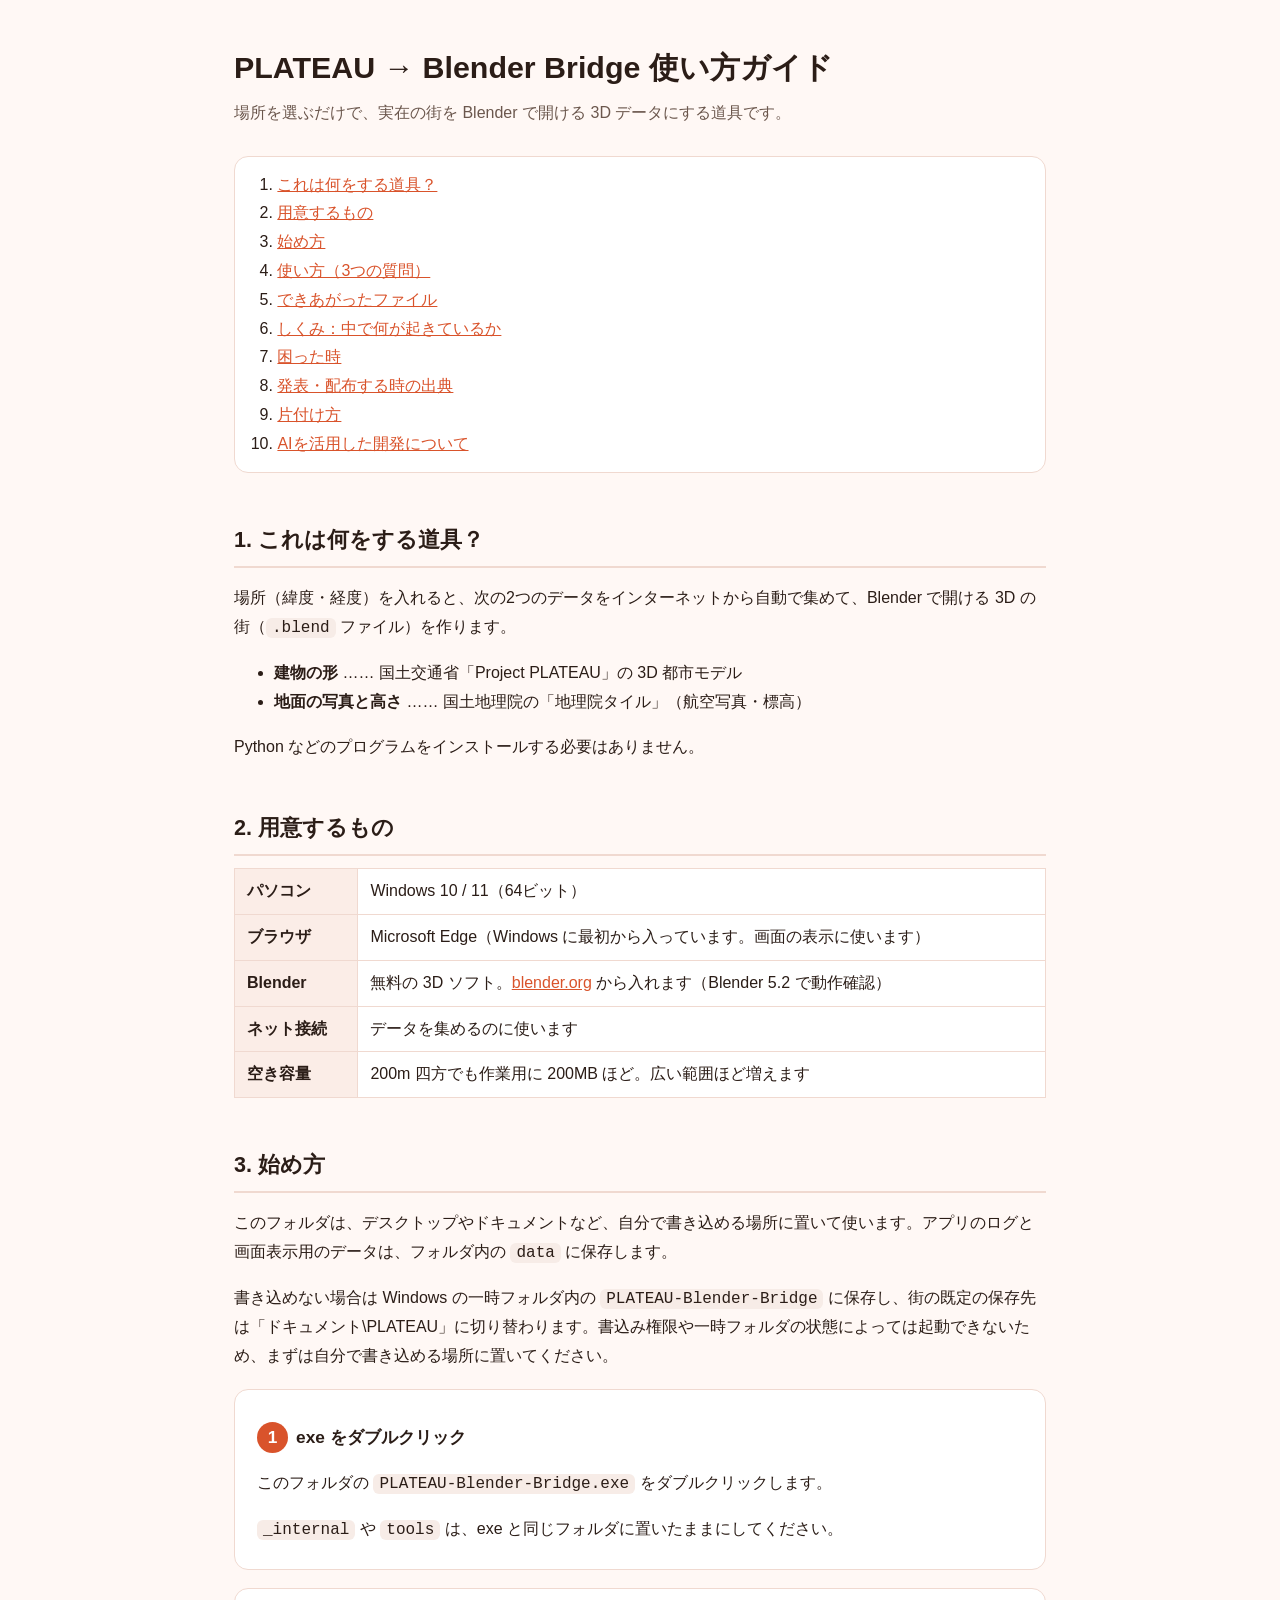
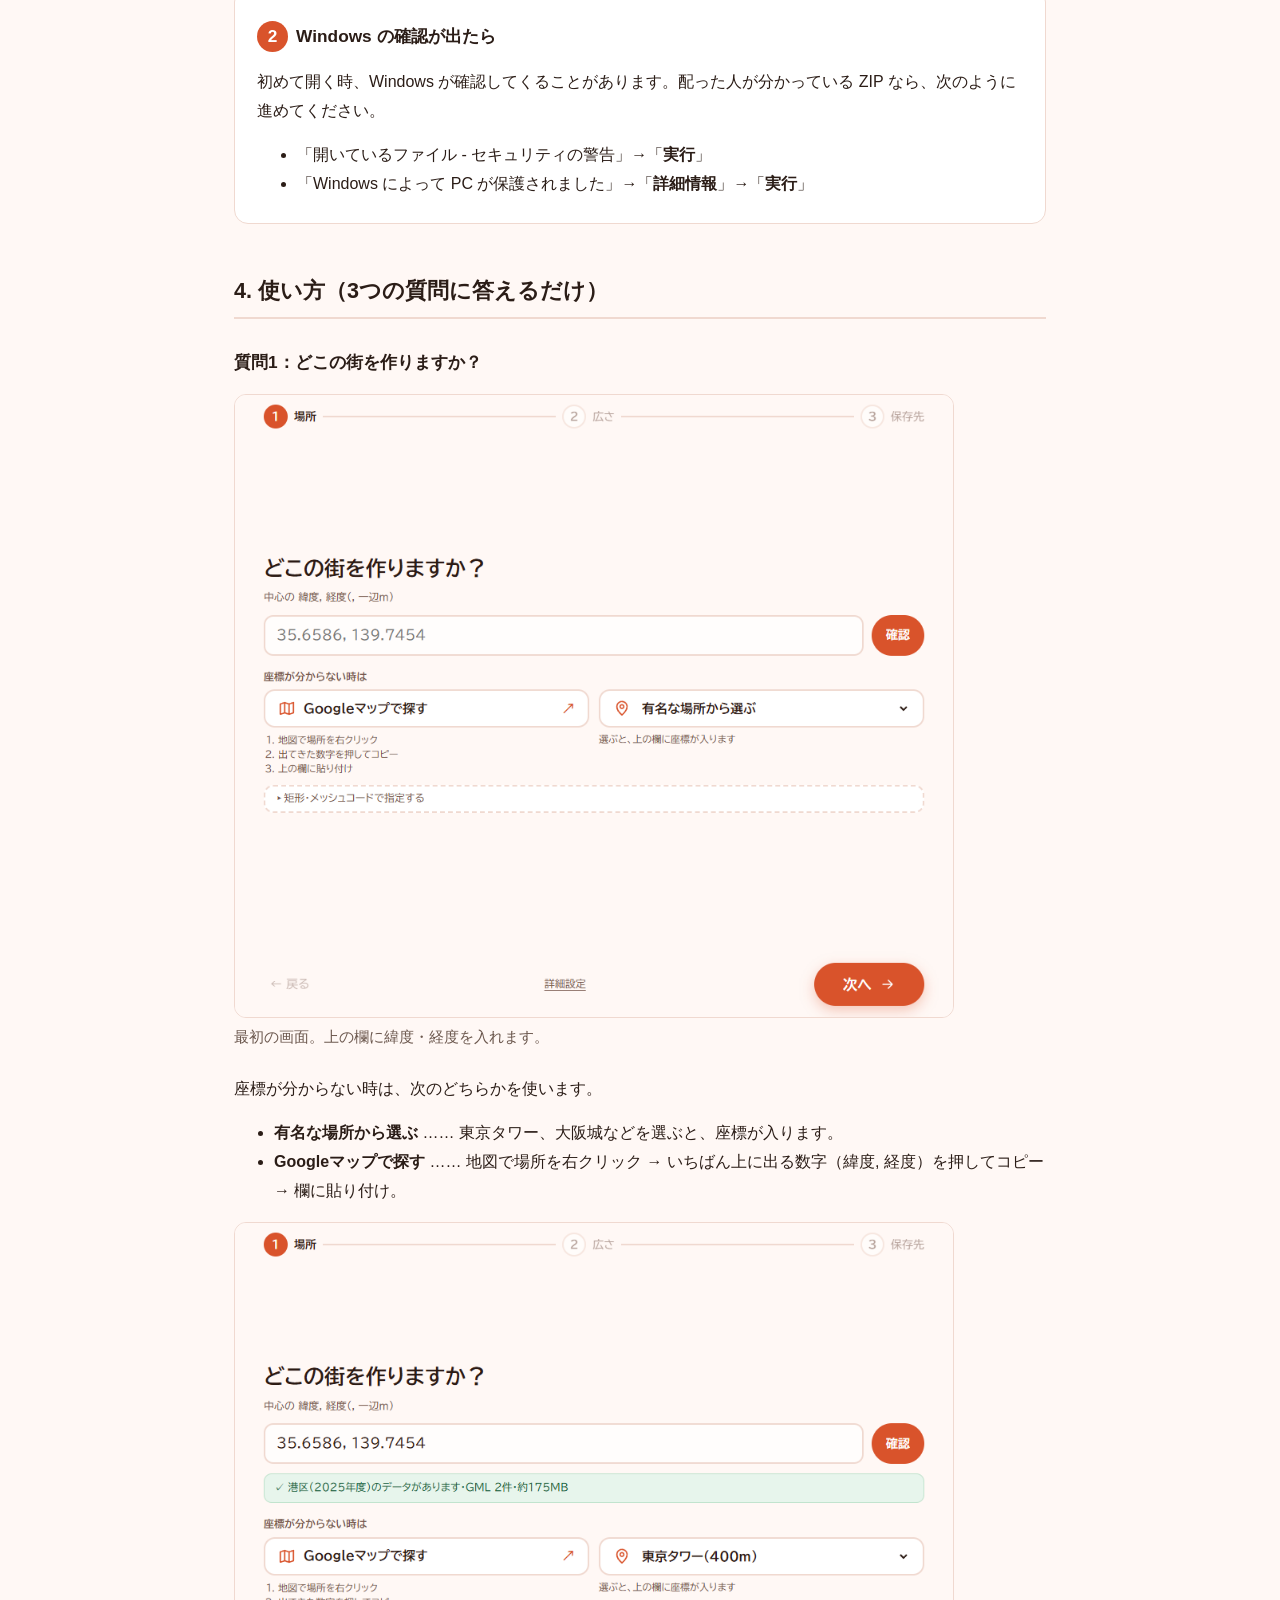
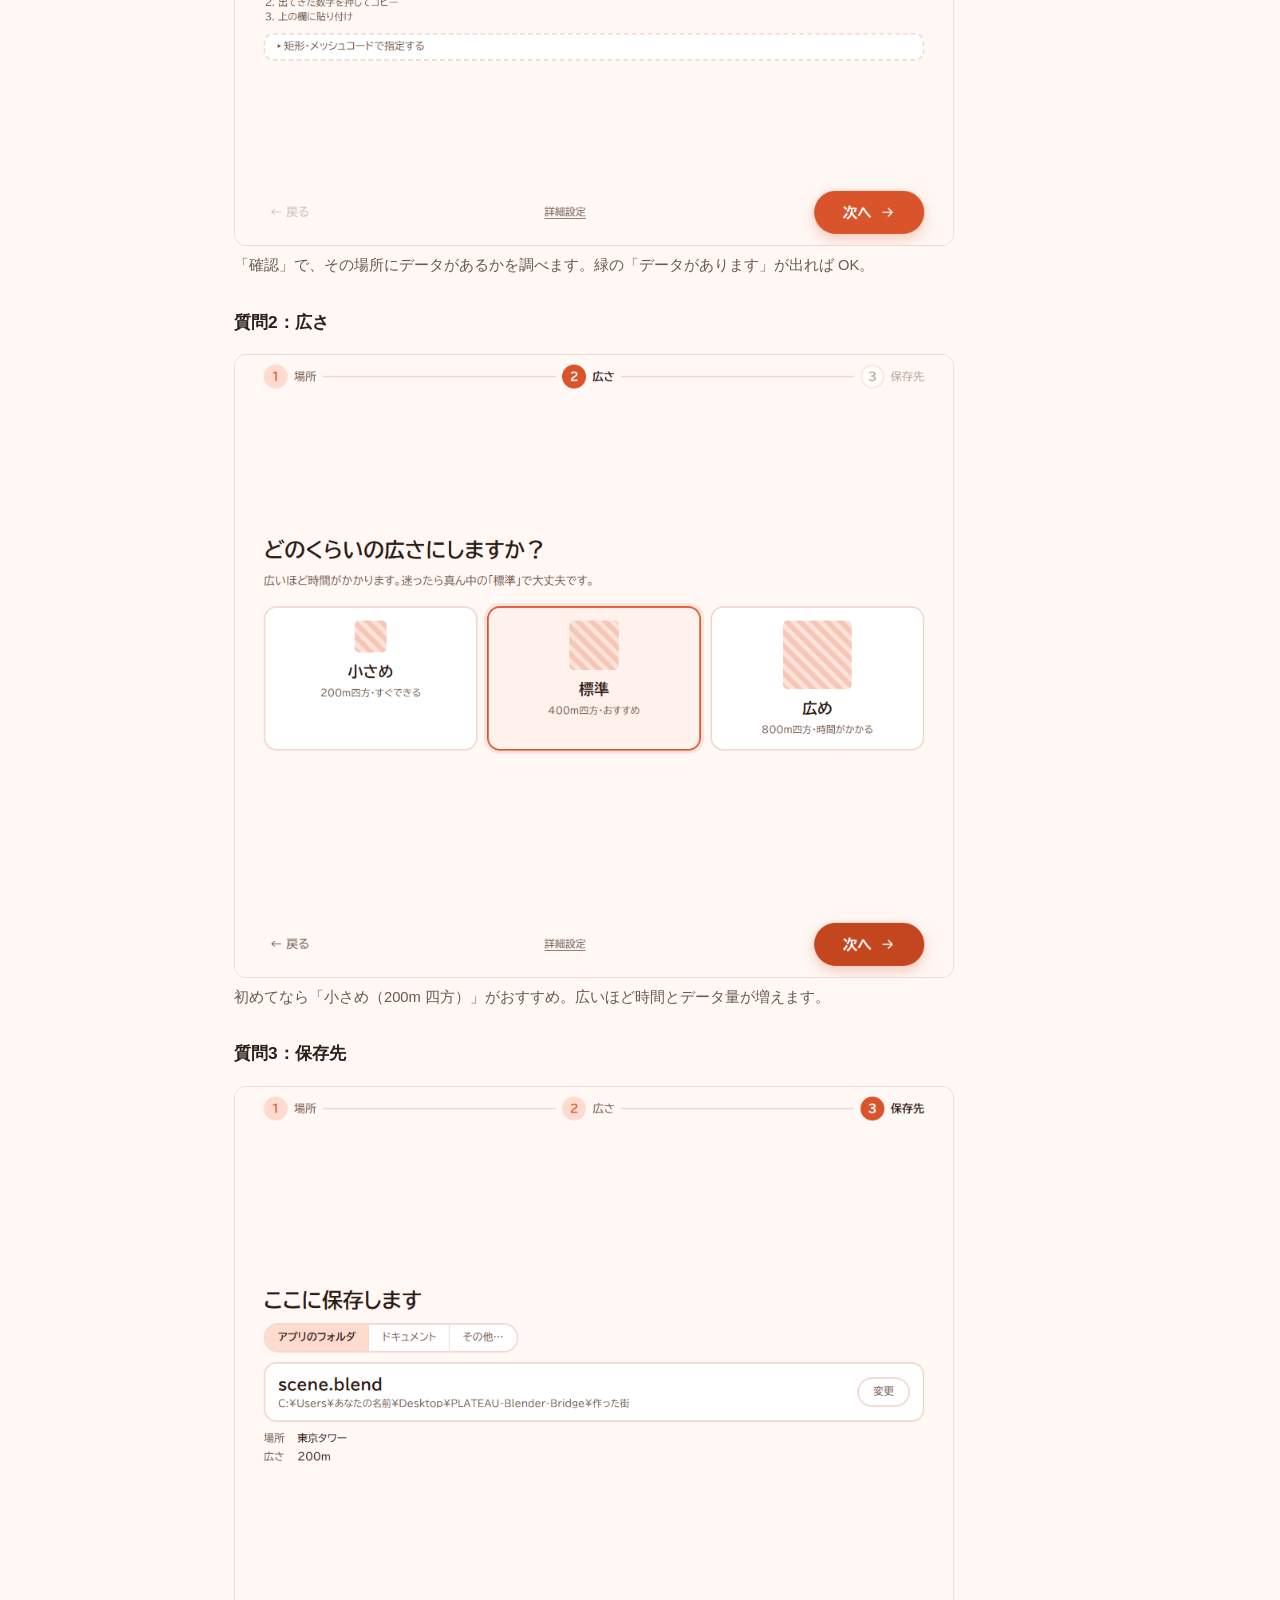
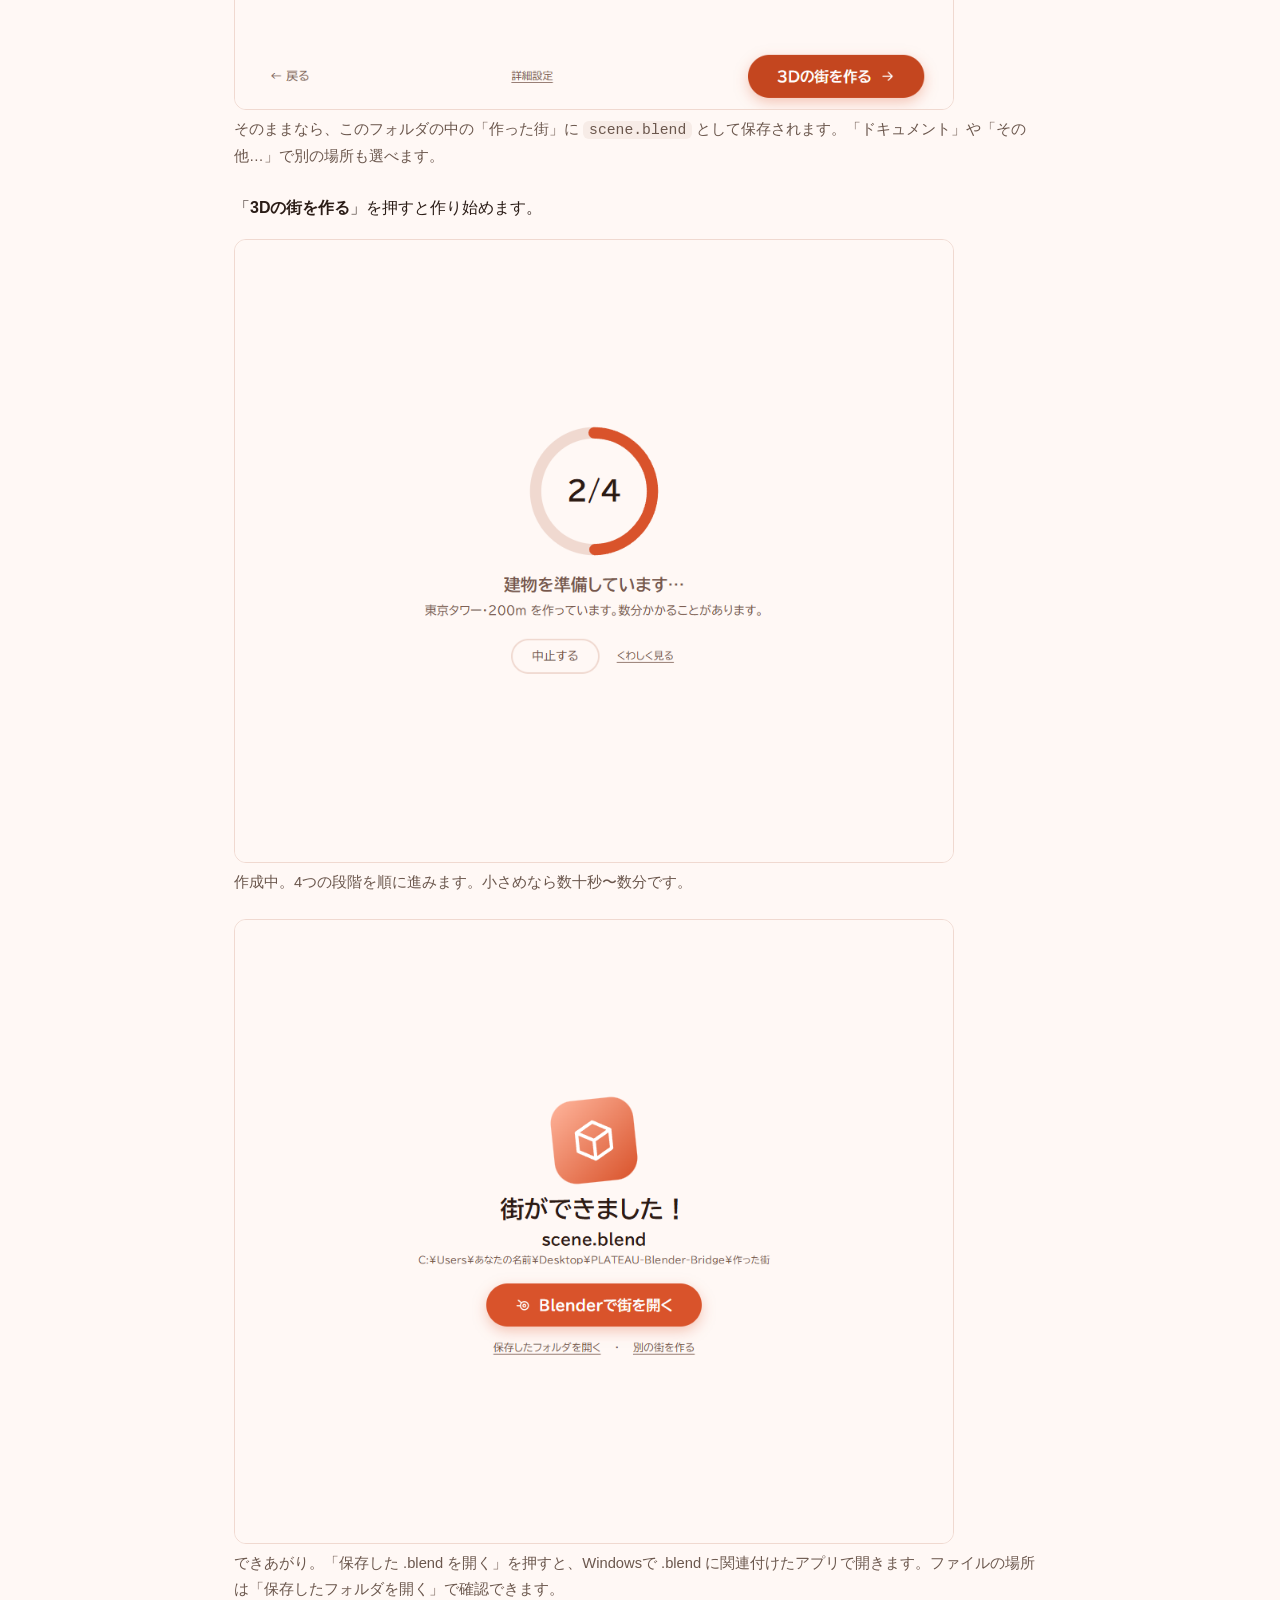
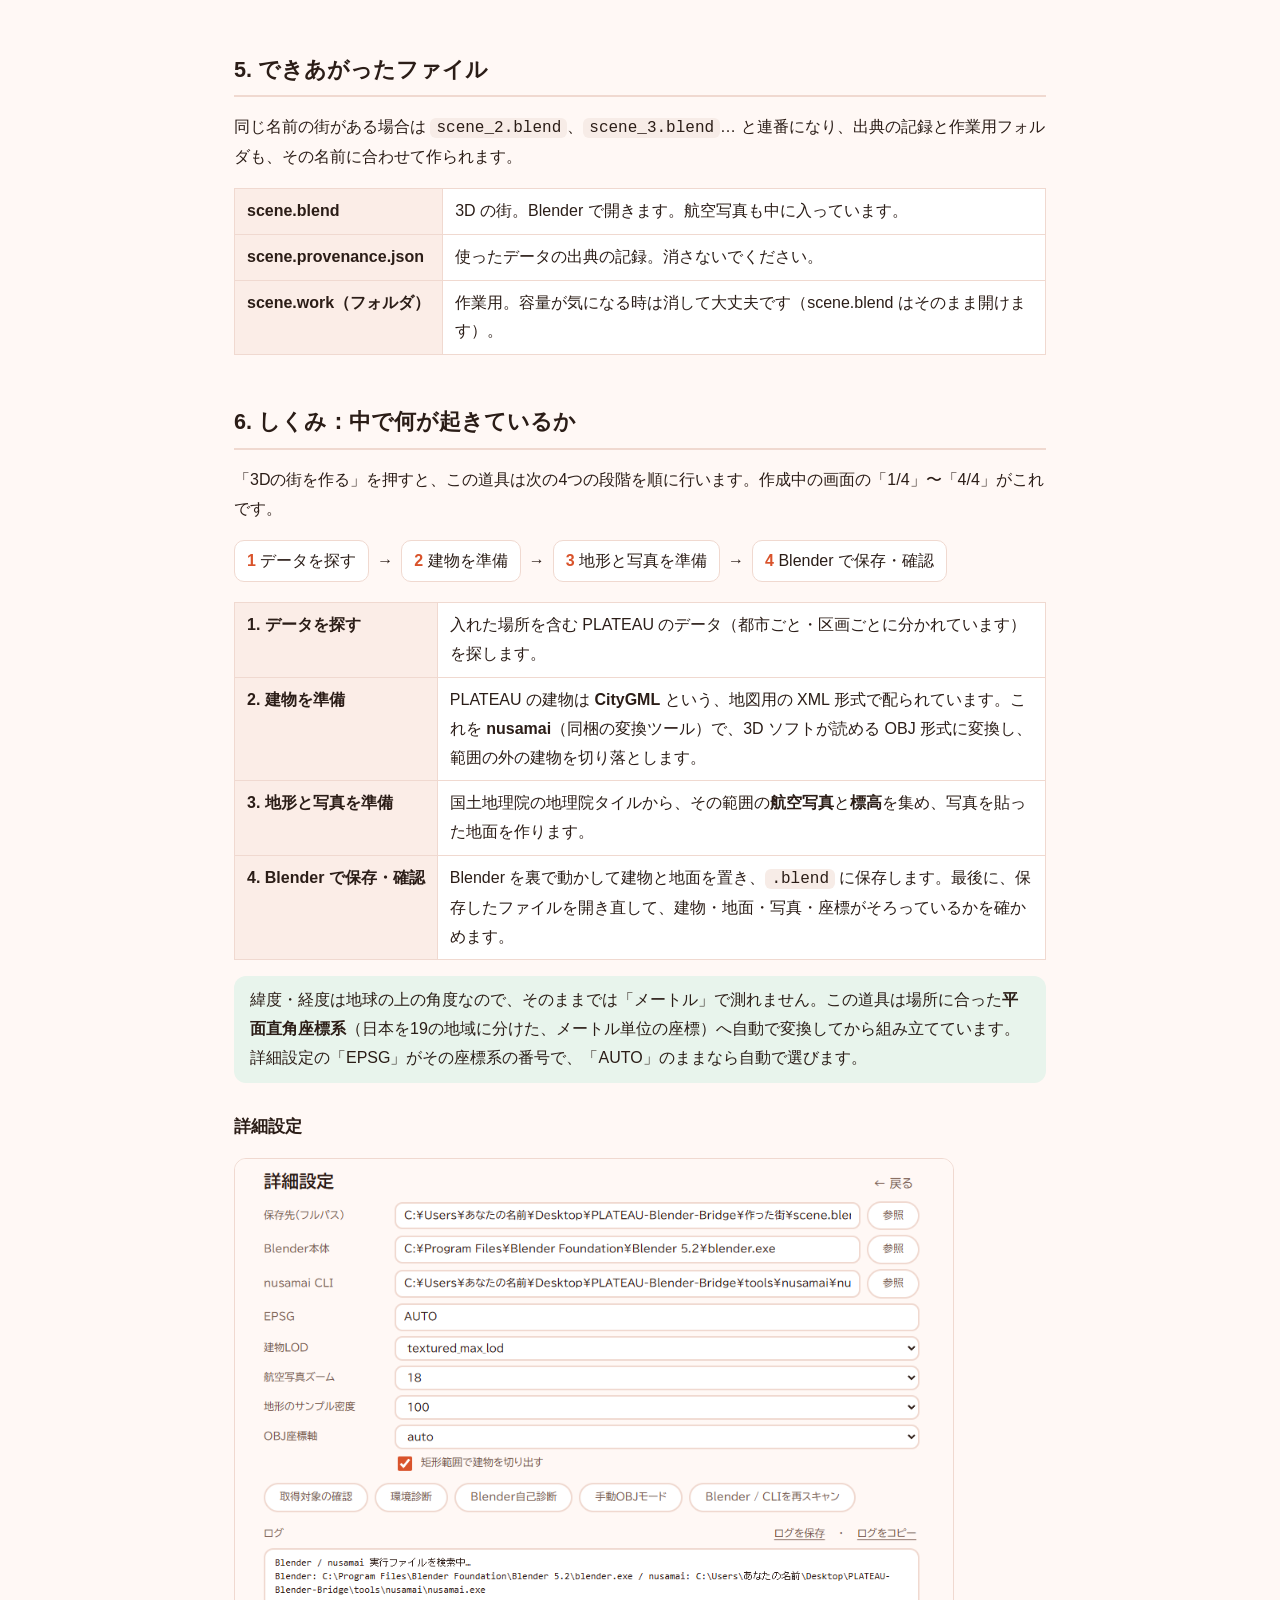
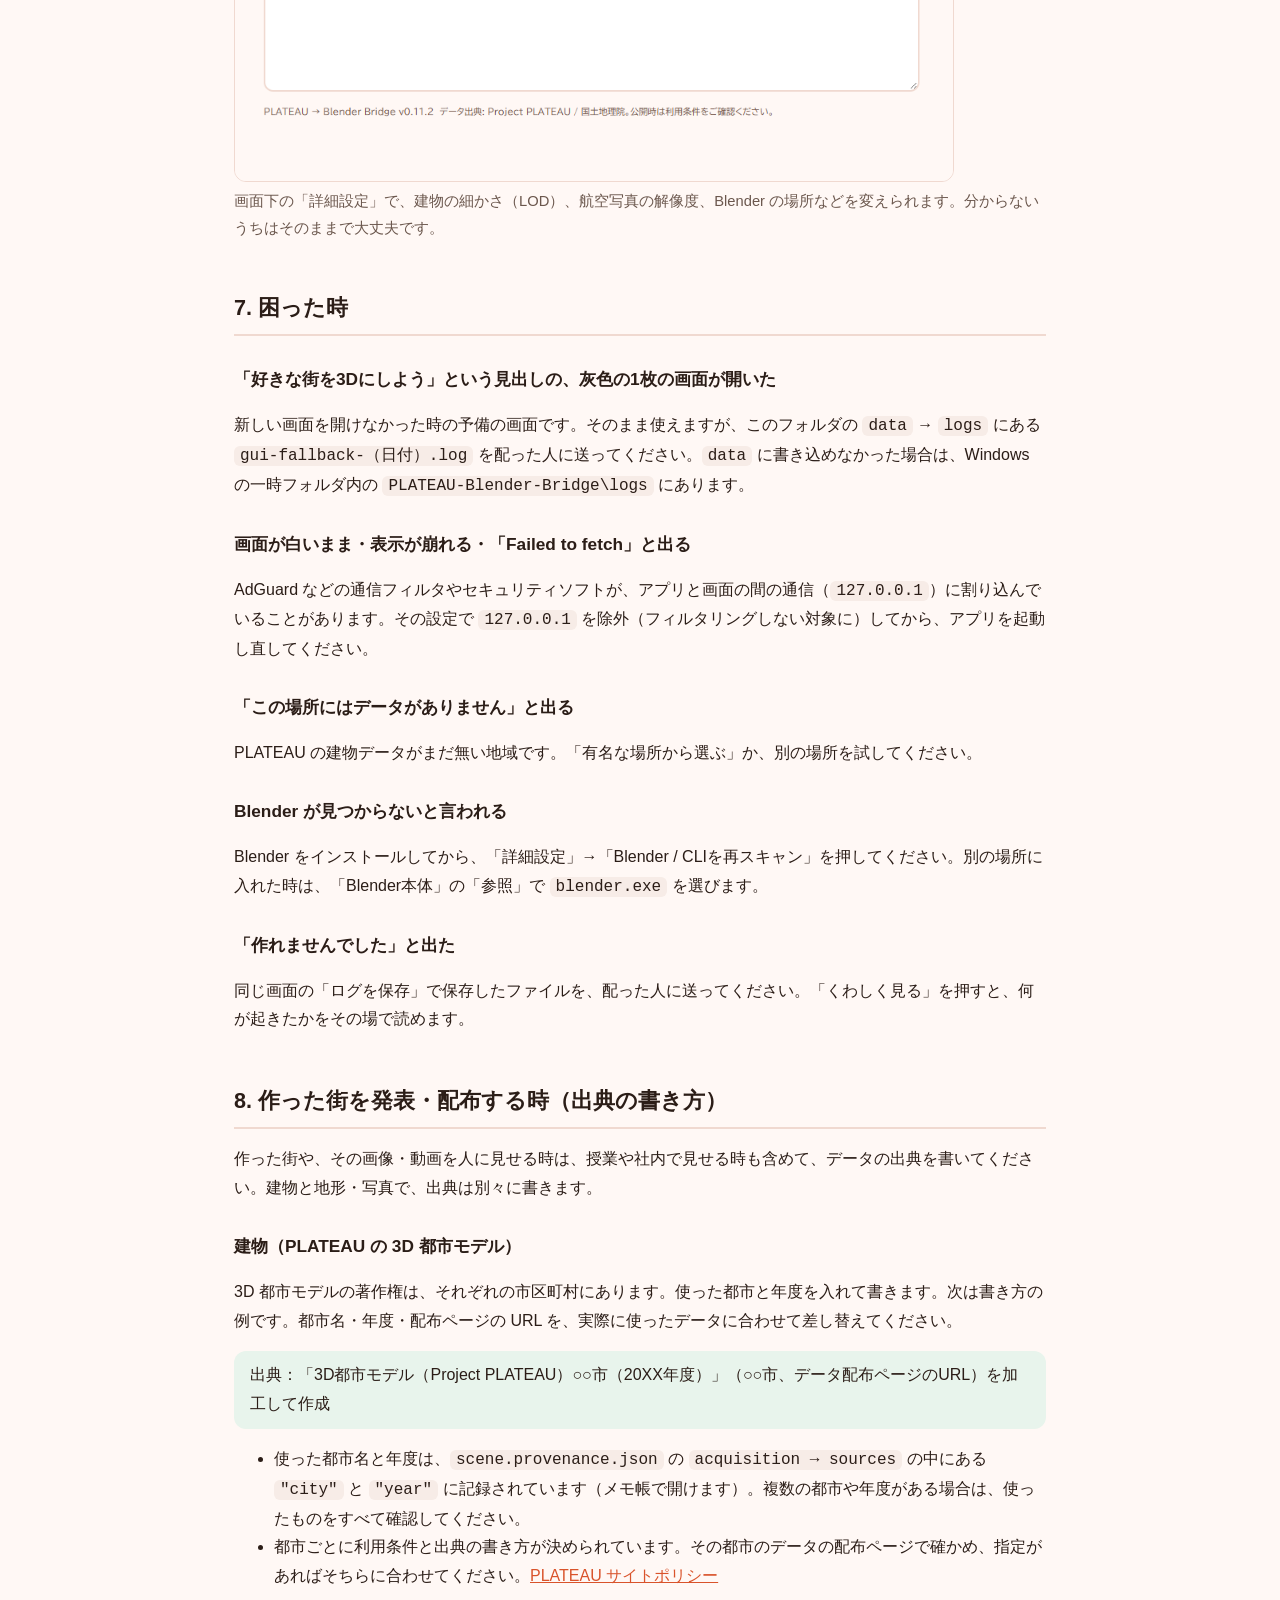
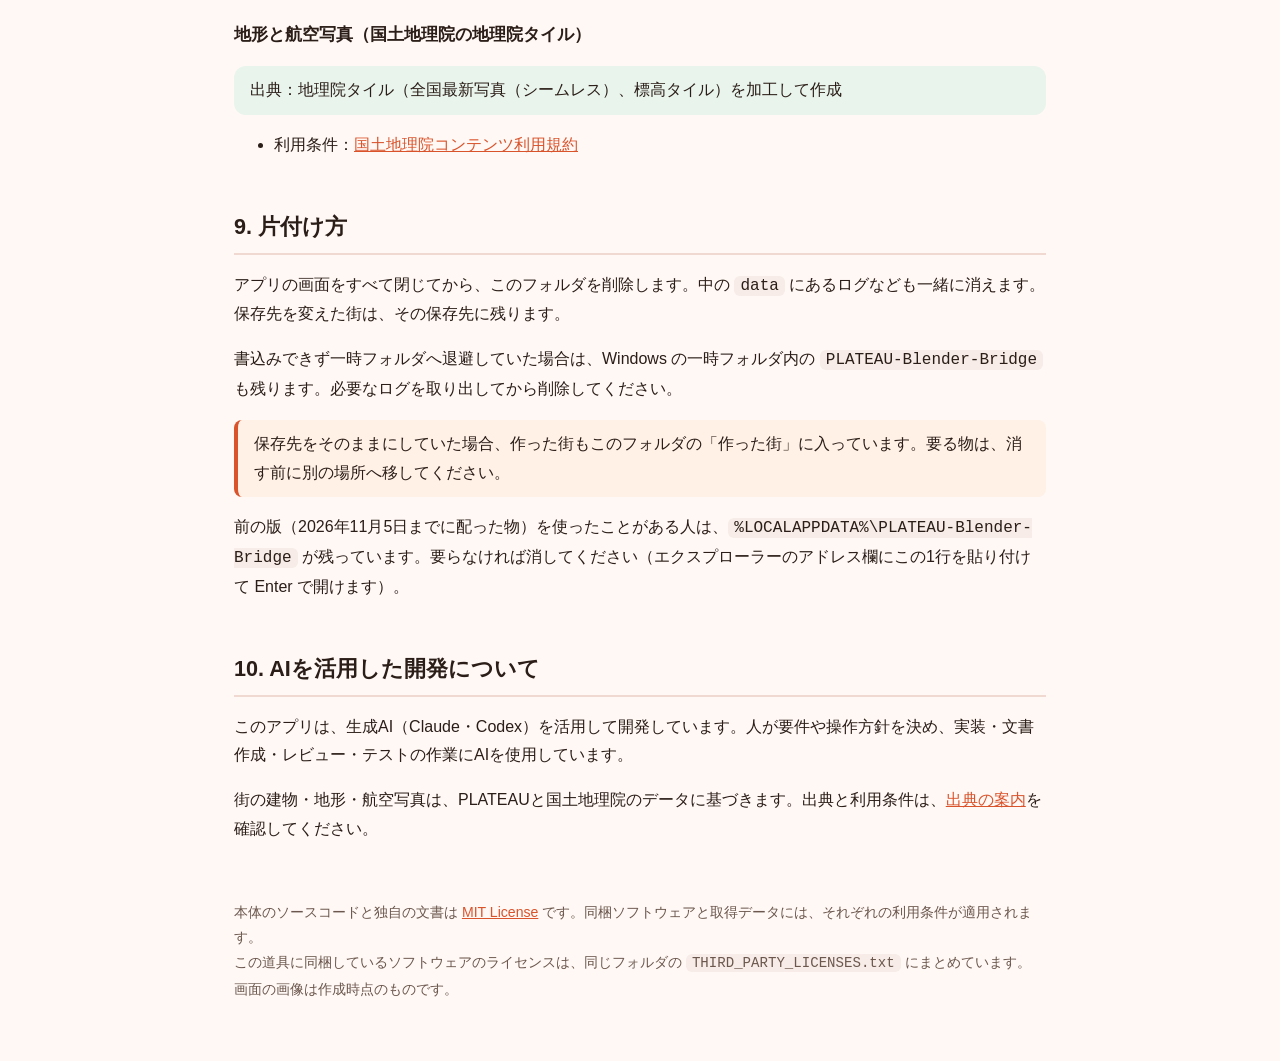
<file: packaging/user_docs/使い方ガイド.html>
<!DOCTYPE html>
<html lang="ja">
<head>
<meta charset="utf-8">
<meta name="viewport" content="width=device-width, initial-scale=1">
<title>PLATEAU → Blender Bridge 使い方ガイド</title>
<style>
  :root { --bg:#FFF8F5; --ink:#2B1D17; --sub:#6B574D; --accent:#D9532B; --line:#F0D9D0; --card:#FFFFFF; --ok:#E8F4EC; }
  * { box-sizing:border-box; }
  body { margin:0; background:var(--bg); color:var(--ink);
         font-family:"Yu Gothic UI","Meiryo UI","Segoe UI",sans-serif; line-height:1.8; }
  main { max-width:860px; margin:0 auto; padding:40px 24px 80px; }
  h1 { font-size:1.9rem; margin:0 0 4px; }
  .lead { color:var(--sub); margin:0 0 28px; }
  h2 { font-size:1.35rem; margin:48px 0 12px; padding-bottom:6px; border-bottom:2px solid var(--line); }
  h3 { font-size:1.08rem; margin:28px 0 8px; }
  nav { background:var(--card); border:1px solid var(--line); border-radius:14px; padding:14px 20px; }
  nav ol { margin:0; padding-left:1.4em; }
  a { color:var(--accent); }
  figure { margin:16px 0 24px; }
  figure img { width:100%; height:auto; max-width:720px; border:1px solid var(--line); border-radius:12px; display:block; }
  figcaption { color:var(--sub); font-size:.92rem; margin-top:6px; }
  .step { background:var(--card); border:1px solid var(--line); border-radius:14px; padding:4px 22px 8px; margin:18px 0; }
  .num { display:inline-flex; align-items:center; justify-content:center; width:1.8em; height:1.8em;
         border-radius:50%; background:var(--accent); color:#fff; font-weight:700; margin-right:8px; }
  .note { background:var(--ok); border-radius:12px; padding:10px 16px; }
  .warn { background:#FFF1E6; border-left:4px solid var(--accent); border-radius:8px; padding:10px 16px; }
  code, .path { font-family:Consolas,"BIZ UDGothic",monospace; background:#F7ECE7; padding:1px 6px; border-radius:6px; }
  table { border-collapse:collapse; width:100%; background:var(--card); }
  th, td { border:1px solid var(--line); padding:8px 12px; text-align:left; vertical-align:top; }
  th { background:#FBEDE7; white-space:nowrap; }
  .flow { display:flex; flex-wrap:wrap; gap:8px; align-items:center; margin:12px 0 20px; }
  .flow span { background:var(--card); border:1px solid var(--line); border-radius:10px; padding:6px 12px; }
  .flow b { color:var(--accent); }
  footer { color:var(--sub); font-size:.88rem; margin-top:56px; }
</style>
</head>
<body>
<main>

<h1>PLATEAU → Blender Bridge 使い方ガイド</h1>
<p class="lead">場所を選ぶだけで、実在の街を Blender で開ける 3D データにする道具です。</p>

<nav>
<ol>
  <li><a href="#what">これは何をする道具？</a></li>
  <li><a href="#need">用意するもの</a></li>
  <li><a href="#start">始め方</a></li>
  <li><a href="#use">使い方（3つの質問）</a></li>
  <li><a href="#files">できあがったファイル</a></li>
  <li><a href="#how">しくみ：中で何が起きているか</a></li>
  <li><a href="#trouble">困った時</a></li>
  <li><a href="#credit">発表・配布する時の出典</a></li>
  <li><a href="#cleanup">片付け方</a></li>
  <li><a href="#ai-development">AIを活用した開発について</a></li>
</ol>
</nav>

<h2 id="what">1. これは何をする道具？</h2>
<p>場所（緯度・経度）を入れると、次の2つのデータをインターネットから自動で集めて、Blender で開ける 3D の街（<code>.blend</code> ファイル）を作ります。</p>
<ul>
  <li><b>建物の形</b> …… 国土交通省「Project PLATEAU」の 3D 都市モデル</li>
  <li><b>地面の写真と高さ</b> …… 国土地理院の「地理院タイル」（航空写真・標高）</li>
</ul>
<p>Python などのプログラムをインストールする必要はありません。</p>

<h2 id="need">2. 用意するもの</h2>
<table>
  <tr><th>パソコン</th><td>Windows 10 / 11（64ビット）</td></tr>
  <tr><th>ブラウザ</th><td>Microsoft Edge（Windows に最初から入っています。画面の表示に使います）</td></tr>
  <tr><th>Blender</th><td>無料の 3D ソフト。<a href="https://www.blender.org/download/">blender.org</a> から入れます（Blender 5.2 で動作確認）</td></tr>
  <tr><th>ネット接続</th><td>データを集めるのに使います</td></tr>
  <tr><th>空き容量</th><td>200m 四方でも作業用に 200MB ほど。広い範囲ほど増えます</td></tr>
</table>

<h2 id="start">3. 始め方</h2>
<p>このフォルダは、デスクトップやドキュメントなど、自分で書き込める場所に置いて使います。アプリのログと画面表示用のデータは、フォルダ内の <code>data</code> に保存します。</p>
<p>書き込めない場合は Windows の一時フォルダ内の <code>PLATEAU-Blender-Bridge</code> に保存し、街の既定の保存先は「ドキュメント\PLATEAU」に切り替わります。書込み権限や一時フォルダの状態によっては起動できないため、まずは自分で書き込める場所に置いてください。</p>
<div class="step">
  <h3><span class="num">1</span>exe をダブルクリック</h3>
  <p>このフォルダの <code>PLATEAU-Blender-Bridge.exe</code> をダブルクリックします。</p>
  <p><code>_internal</code> や <code>tools</code> は、exe と同じフォルダに置いたままにしてください。</p>
</div>
<div class="step">
  <h3><span class="num">2</span>Windows の確認が出たら</h3>
  <p>初めて開く時、Windows が確認してくることがあります。配った人が分かっている ZIP なら、次のように進めてください。</p>
  <ul>
    <li>「開いているファイル - セキュリティの警告」→「<b>実行</b>」</li>
    <li>「Windows によって PC が保護されました」→「<b>詳細情報</b>」→「<b>実行</b>」</li>
  </ul>
</div>

<h2 id="use">4. 使い方（3つの質問に答えるだけ）</h2>

<h3>質問1：どこの街を作りますか？</h3>
<figure>
  <img src="ガイドの画像/01-place-empty.png" width="900" height="780" alt="最初の画面。どこの街を作りますか？と聞かれている">
  <figcaption>最初の画面。上の欄に緯度・経度を入れます。</figcaption>
</figure>
<p>座標が分からない時は、次のどちらかを使います。</p>
<ul>
  <li><b>有名な場所から選ぶ</b> …… 東京タワー、大阪城などを選ぶと、座標が入ります。</li>
  <li><b>Googleマップで探す</b> …… 地図で場所を右クリック → いちばん上に出る数字（緯度, 経度）を押してコピー → 欄に貼り付け。</li>
</ul>
<figure>
  <img src="ガイドの画像/02-place-selected.png" width="900" height="780" alt="東京タワーを選んだところ。データがありますと緑で表示されている">
  <figcaption>「確認」で、その場所にデータがあるかを調べます。緑の「データがあります」が出れば OK。</figcaption>
</figure>

<h3>質問2：広さ</h3>
<figure>
  <img src="ガイドの画像/03-size.png" width="900" height="780" alt="広さを選ぶ画面">
  <figcaption>初めてなら「小さめ（200m 四方）」がおすすめ。広いほど時間とデータ量が増えます。</figcaption>
</figure>

<h3>質問3：保存先</h3>
<figure>
  <img src="ガイドの画像/04-output.png" width="900" height="780" alt="保存先の画面。アプリのフォルダの中の「作った街」に保存すると表示されている">
  <figcaption>そのままなら、このフォルダの中の「作った街」に <code>scene.blend</code> として保存されます。「ドキュメント」や「その他…」で別の場所も選べます。</figcaption>
</figure>
<p>「<b>3Dの街を作る</b>」を押すと作り始めます。</p>

<figure>
  <img src="ガイドの画像/05-running.png" width="900" height="780" alt="作成中の画面。2/4 建物を準備しています">
  <figcaption>作成中。4つの段階を順に進みます。小さめなら数十秒〜数分です。</figcaption>
</figure>
<figure>
  <img src="ガイドの画像/06-done.png" width="900" height="780" alt="街ができました！の画面">
  <figcaption>できあがり。「保存した .blend を開く」を押すと、Windowsで .blend に関連付けたアプリで開きます。ファイルの場所は「保存したフォルダを開く」で確認できます。</figcaption>
</figure>

<h2 id="files">5. できあがったファイル</h2>
<p>同じ名前の街がある場合は <code>scene_2.blend</code>、<code>scene_3.blend</code>… と連番になり、出典の記録と作業用フォルダも、その名前に合わせて作られます。</p>
<table>
  <tr><th>scene.blend</th><td>3D の街。Blender で開きます。航空写真も中に入っています。</td></tr>
  <tr><th>scene.provenance.json</th><td>使ったデータの出典の記録。消さないでください。</td></tr>
  <tr><th>scene.work（フォルダ）</th><td>作業用。容量が気になる時は消して大丈夫です（scene.blend はそのまま開けます）。</td></tr>
</table>

<h2 id="how">6. しくみ：中で何が起きているか</h2>
<p>「3Dの街を作る」を押すと、この道具は次の4つの段階を順に行います。作成中の画面の「1/4」〜「4/4」がこれです。</p>
<div class="flow">
  <span><b>1</b> データを探す</span>→
  <span><b>2</b> 建物を準備</span>→
  <span><b>3</b> 地形と写真を準備</span>→
  <span><b>4</b> Blender で保存・確認</span>
</div>
<table>
  <tr><th>1. データを探す</th><td>入れた場所を含む PLATEAU のデータ（都市ごと・区画ごとに分かれています）を探します。</td></tr>
  <tr><th>2. 建物を準備</th><td>PLATEAU の建物は <b>CityGML</b> という、地図用の XML 形式で配られています。これを <b>nusamai</b>（同梱の変換ツール）で、3D ソフトが読める OBJ 形式に変換し、範囲の外の建物を切り落とします。</td></tr>
  <tr><th>3. 地形と写真を準備</th><td>国土地理院の地理院タイルから、その範囲の<b>航空写真</b>と<b>標高</b>を集め、写真を貼った地面を作ります。</td></tr>
  <tr><th>4. Blender で保存・確認</th><td>Blender を裏で動かして建物と地面を置き、<code>.blend</code> に保存します。最後に、保存したファイルを開き直して、建物・地面・写真・座標がそろっているかを確かめます。</td></tr>
</table>
<p class="note">緯度・経度は地球の上の角度なので、そのままでは「メートル」で測れません。この道具は場所に合った<b>平面直角座標系</b>（日本を19の地域に分けた、メートル単位の座標）へ自動で変換してから組み立てています。詳細設定の「EPSG」がその座標系の番号で、「AUTO」のままなら自動で選びます。</p>

<h3>詳細設定</h3>
<figure>
  <img src="ガイドの画像/07-advanced.png" width="900" height="780" alt="詳細設定の画面">
  <figcaption>画面下の「詳細設定」で、建物の細かさ（LOD）、航空写真の解像度、Blender の場所などを変えられます。分からないうちはそのままで大丈夫です。</figcaption>
</figure>

<h2 id="trouble">7. 困った時</h2>
<h3>「好きな街を3Dにしよう」という見出しの、灰色の1枚の画面が開いた</h3>
<p>新しい画面を開けなかった時の予備の画面です。そのまま使えますが、このフォルダの <code>data</code> → <code>logs</code> にある <code>gui-fallback-（日付）.log</code> を配った人に送ってください。<code>data</code> に書き込めなかった場合は、Windows の一時フォルダ内の <code>PLATEAU-Blender-Bridge\logs</code> にあります。</p>
<h3>画面が白いまま・表示が崩れる・「Failed to fetch」と出る</h3>
<p>AdGuard などの通信フィルタやセキュリティソフトが、アプリと画面の間の通信（<code>127.0.0.1</code>）に割り込んでいることがあります。その設定で <code>127.0.0.1</code> を除外（フィルタリングしない対象に）してから、アプリを起動し直してください。</p>
<h3>「この場所にはデータがありません」と出る</h3>
<p>PLATEAU の建物データがまだ無い地域です。「有名な場所から選ぶ」か、別の場所を試してください。</p>
<h3>Blender が見つからないと言われる</h3>
<p>Blender をインストールしてから、「詳細設定」→「Blender / CLIを再スキャン」を押してください。別の場所に入れた時は、「Blender本体」の「参照」で <code>blender.exe</code> を選びます。</p>
<h3>「作れませんでした」と出た</h3>
<p>同じ画面の「ログを保存」で保存したファイルを、配った人に送ってください。「くわしく見る」を押すと、何が起きたかをその場で読めます。</p>

<h2 id="credit">8. 作った街を発表・配布する時（出典の書き方）</h2>
<p>作った街や、その画像・動画を人に見せる時は、授業や社内で見せる時も含めて、データの出典を書いてください。建物と地形・写真で、出典は別々に書きます。</p>
<h3>建物（PLATEAU の 3D 都市モデル）</h3>
<p>3D 都市モデルの著作権は、それぞれの市区町村にあります。使った都市と年度を入れて書きます。次は書き方の例です。都市名・年度・配布ページの URL を、実際に使ったデータに合わせて差し替えてください。</p>
<p class="note">出典：「3D都市モデル（Project PLATEAU）○○市（20XX年度）」（○○市、データ配布ページのURL）を加工して作成</p>
<ul>
  <li>使った都市名と年度は、<code>scene.provenance.json</code> の <code>acquisition → sources</code> の中にある <code>"city"</code> と <code>"year"</code> に記録されています（メモ帳で開けます）。複数の都市や年度がある場合は、使ったものをすべて確認してください。</li>
  <li>都市ごとに利用条件と出典の書き方が決められています。その都市のデータの配布ページで確かめ、指定があればそちらに合わせてください。<a href="https://www.mlit.go.jp/plateau/site-policy/">PLATEAU サイトポリシー</a></li>
</ul>
<h3>地形と航空写真（国土地理院の地理院タイル）</h3>
<p class="note">出典：地理院タイル（全国最新写真（シームレス）、標高タイル）を加工して作成</p>
<ul>
  <li>利用条件：<a href="https://www.gsi.go.jp/kikakuchousei/kikakuchousei40182.html">国土地理院コンテンツ利用規約</a></li>
</ul>

<h2 id="cleanup">9. 片付け方</h2>
<p>アプリの画面をすべて閉じてから、このフォルダを削除します。中の <code>data</code> にあるログなども一緒に消えます。保存先を変えた街は、その保存先に残ります。</p>
<p>書込みできず一時フォルダへ退避していた場合は、Windows の一時フォルダ内の <code>PLATEAU-Blender-Bridge</code> も残ります。必要なログを取り出してから削除してください。</p>
<p class="warn">保存先をそのままにしていた場合、作った街もこのフォルダの「作った街」に入っています。要る物は、消す前に別の場所へ移してください。</p>
<p>前の版（2026年11月5日までに配った物）を使ったことがある人は、<span class="path">%LOCALAPPDATA%\PLATEAU-Blender-Bridge</span> が残っています。要らなければ消してください（エクスプローラーのアドレス欄にこの1行を貼り付けて Enter で開けます）。</p>

<h2 id="ai-development">10. AIを活用した開発について</h2>
<p>このアプリは、生成AI（Claude・Codex）を活用して開発しています。人が要件や操作方針を決め、実装・文書作成・レビュー・テストの作業にAIを使用しています。</p>
<p>街の建物・地形・航空写真は、PLATEAUと国土地理院のデータに基づきます。出典と利用条件は、<a href="#credit">出典の案内</a>を確認してください。</p>

<footer>
  本体のソースコードと独自の文書は <a href="LICENSE">MIT License</a> です。同梱ソフトウェアと取得データには、それぞれの利用条件が適用されます。<br>
  この道具に同梱しているソフトウェアのライセンスは、同じフォルダの <code>THIRD_PARTY_LICENSES.txt</code> にまとめています。<br>
  画面の画像は作成時点のものです。
</footer>

</main>
</body>
</html>
</file>
